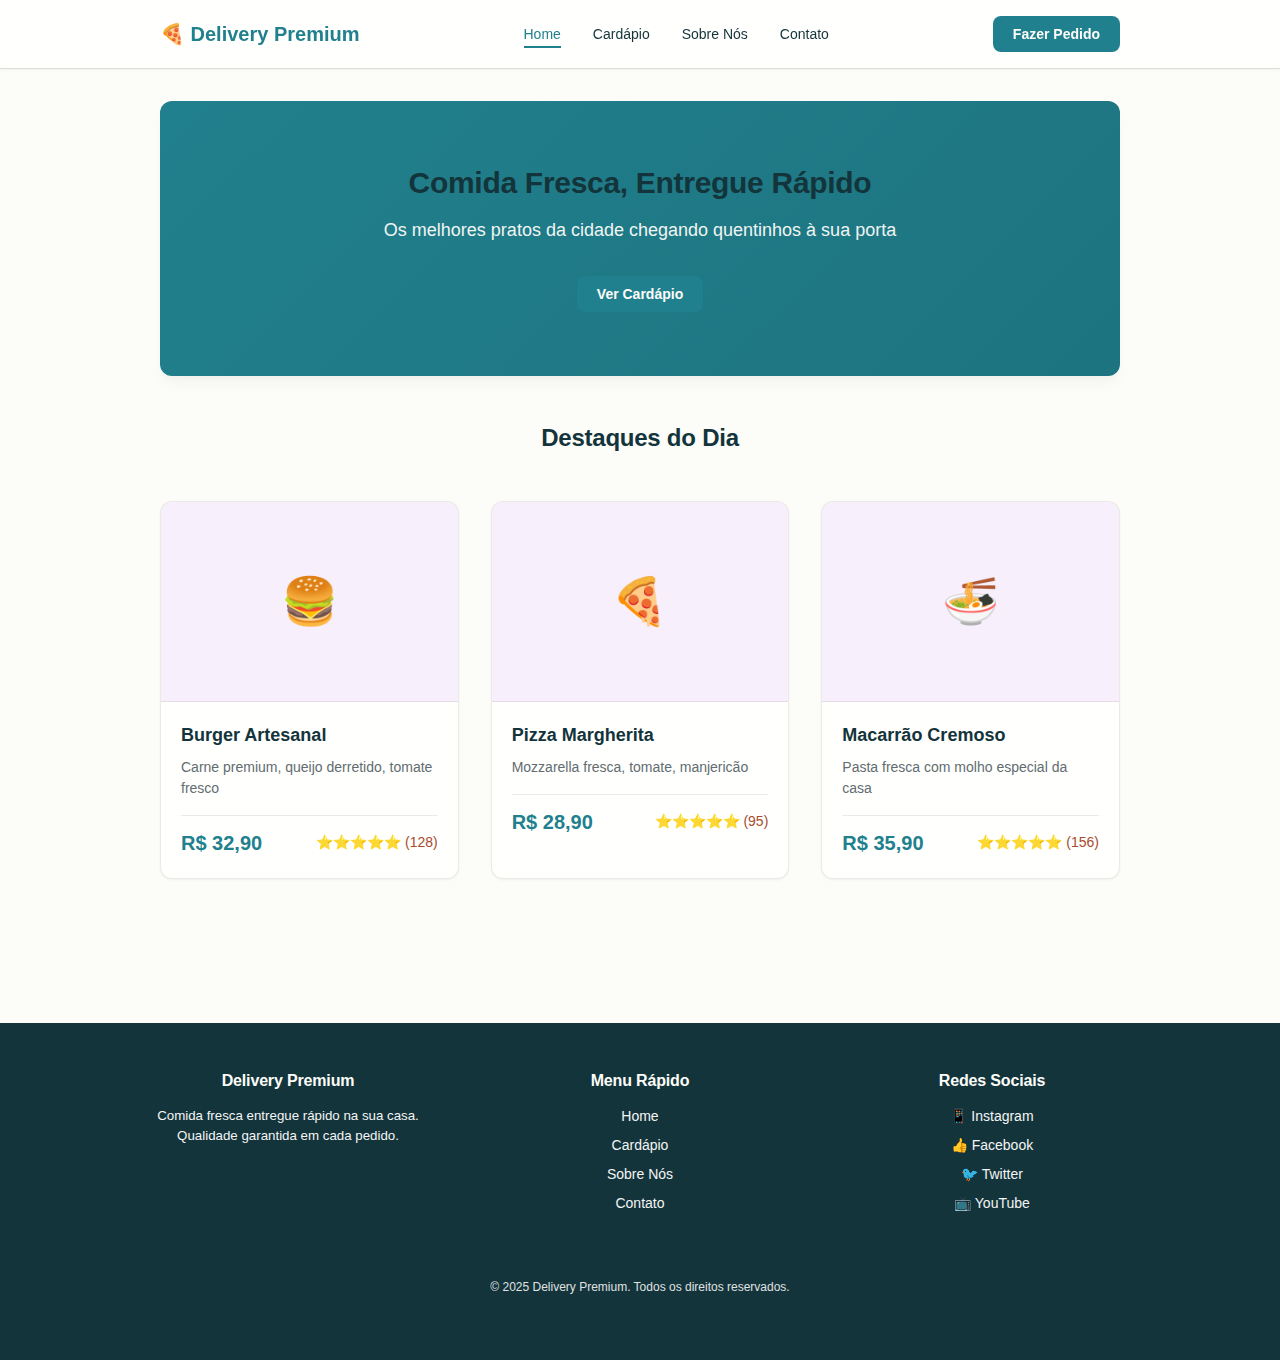
<file: index.html>
<!DOCTYPE html>
<html lang="pt-BR">
<head>
    <!-- Google Tag Manager -->
    <script>(function(w,d,s,l,i){w[l]=w[l]||[];w[l].push({'gtm.start':
    new Date().getTime(),event:'gtm.js'});var f=d.getElementsByTagName(s)[0],
    j=d.createElement(s),dl=l!='dataLayer'?'&l='+l:'';j.async=true;j.src=
    'https://www.googletagmanager.com/gtm.js?id='+i+dl;f.parentNode.insertBefore(j,f);
    })(window,document,'script','dataLayer','GTM-NQJN62BZ');</script>
    <!-- End Google Tag Manager -->
    <meta charset="UTF-8">
    <meta name="viewport" content="width=device-width, initial-scale=1.0">
    <title>Delivery Premium - Comida Fresca Entregue em Casa</title>
    <link rel="stylesheet" href="styles.css">
</head>
<body>

    <!-- Google Tag Manager (noscript) -->
    <noscript><iframe src="https://www.googletagmanager.com/ns.html?id=GTM-NQJN62BZ"
    height="0" width="0" style="display:none;visibility:hidden"></iframe></noscript>
    <!-- End Google Tag Manager (noscript) -->

    <!-- HEADER -->
    <header>
        <nav>
            <a href="index.html" class="logo">🍕 Delivery Premium</a>
            <ul class="nav-menu">
                <li><a href="index.html" class="nav-link active">Home</a></li>
                <li><a href="cardapio.html" class="nav-link">Cardápio</a></li>
                <li><a href="sobre.html" class="nav-link">Sobre Nós</a></li>
                <li><a href="contato.html" class="nav-link">Contato</a></li>
            </ul>
            <button class="cta-button" onclick="window.location.href='cardapio.html'">Fazer Pedido</button>
        </nav>
    </header>

    <!-- MAIN CONTENT -->
    <main>
        <!-- HOME SECTION -->
        <section id="home" class="active">
            <div class="hero">
                <h1>Comida Fresca, Entregue Rápido</h1>
                <p>Os melhores pratos da cidade chegando quentinhos à sua porta</p>
                <button class="cta-button" onclick="window.location.href='cardapio.html'">Ver Cardápio</button>
            </div>

            <h2 style="text-align: center; margin: 3rem 0 2rem 0;">Destaques do Dia</h2>
            <div class="featured-dishes">
                <div class="dish-card">
                    <div class="dish-image">🍔</div>
                    <div class="dish-info">
                        <div class="dish-name">Burger Artesanal</div>
                        <div class="dish-description">Carne premium, queijo derretido, tomate fresco</div>
                        <div class="dish-footer">
                            <span class="price">R$ 32,90</span>
                            <div class="rating">⭐⭐⭐⭐⭐ (128)</div>
                        </div>
                    </div>
                </div>

                <div class="dish-card">
                    <div class="dish-image">🍕</div>
                    <div class="dish-info">
                        <div class="dish-name">Pizza Margherita</div>
                        <div class="dish-description">Mozzarella fresca, tomate, manjericão</div>
                        <div class="dish-footer">
                            <span class="price">R$ 28,90</span>
                            <div class="rating">⭐⭐⭐⭐⭐ (95)</div>
                        </div>
                    </div>
                </div>

                <div class="dish-card">
                    <div class="dish-image">🍜</div>
                    <div class="dish-info">
                        <div class="dish-name">Macarrão Cremoso</div>
                        <div class="dish-description">Pasta fresca com molho especial da casa</div>
                        <div class="dish-footer">
                            <span class="price">R$ 35,90</span>
                            <div class="rating">⭐⭐⭐⭐⭐ (156)</div>
                        </div>
                    </div>
                </div>
            </div>
        </section>
    </main>

    <!-- FOOTER -->
    <footer>
        <div class="footer-content">
            <div class="footer-section">
                <h4>Delivery Premium</h4>
                <p style="font-size: 0.95rem;">Comida fresca entregue rápido na sua casa. Qualidade garantida em cada pedido.</p>
            </div>
            <div class="footer-section">
                <h4>Menu Rápido</h4>
                <ul>
                    <li><a href="index.html">Home</a></li>
                    <li><a href="cardapio.html">Cardápio</a></li>
                    <li><a href="sobre.html">Sobre Nós</a></li>
                    <li><a href="contato.html">Contato</a></li>
                </ul>
            </div>
            <div class="footer-section">
                <h4>Redes Sociais</h4>
                <ul>
                    <li><a href="#">📱 Instagram</a></li>
                    <li><a href="#">👍 Facebook</a></li>
                    <li><a href="#">🐦 Twitter</a></li>
                    <li><a href="#">📺 YouTube</a></li>
                </ul>
            </div>
        </div>
        <div class="footer-bottom">
            <p>&copy; 2025 Delivery Premium. Todos os direitos reservados.</p>
        </div>
    </footer>
</body>
</html>
</file>
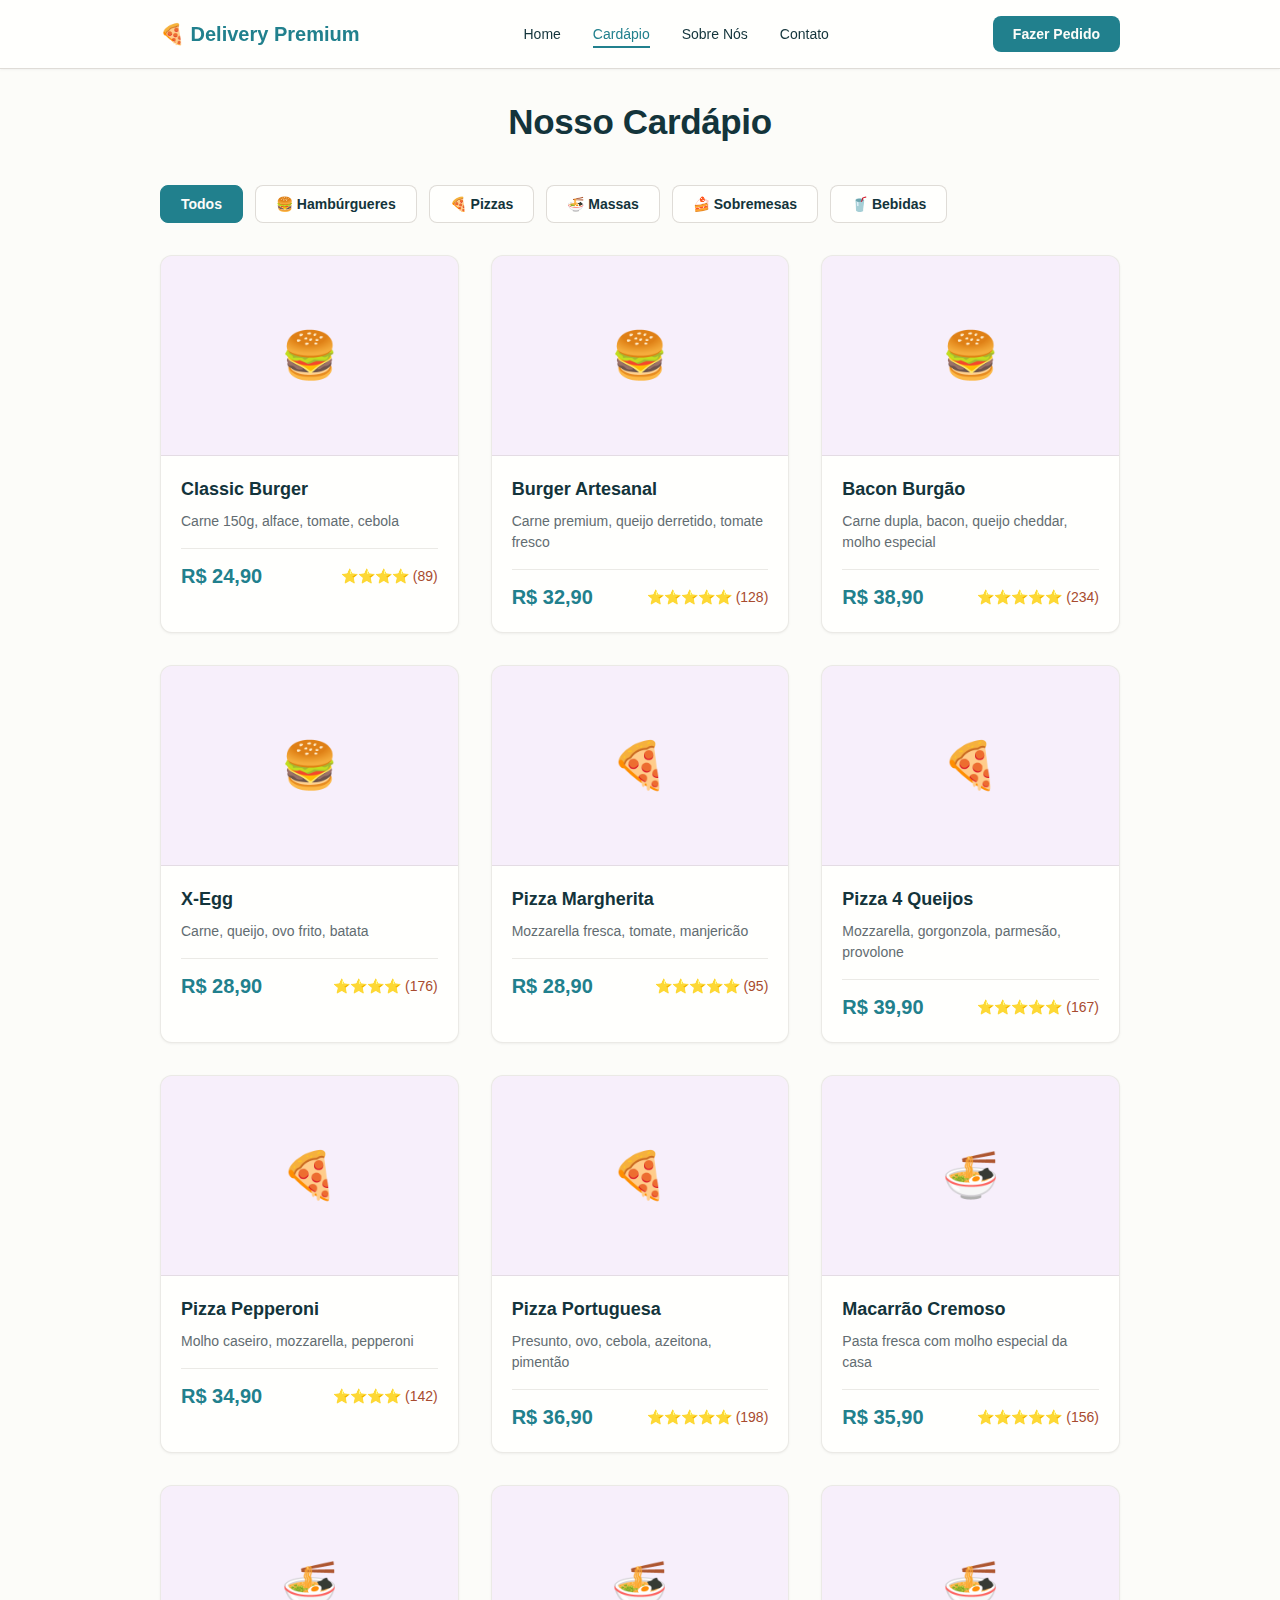
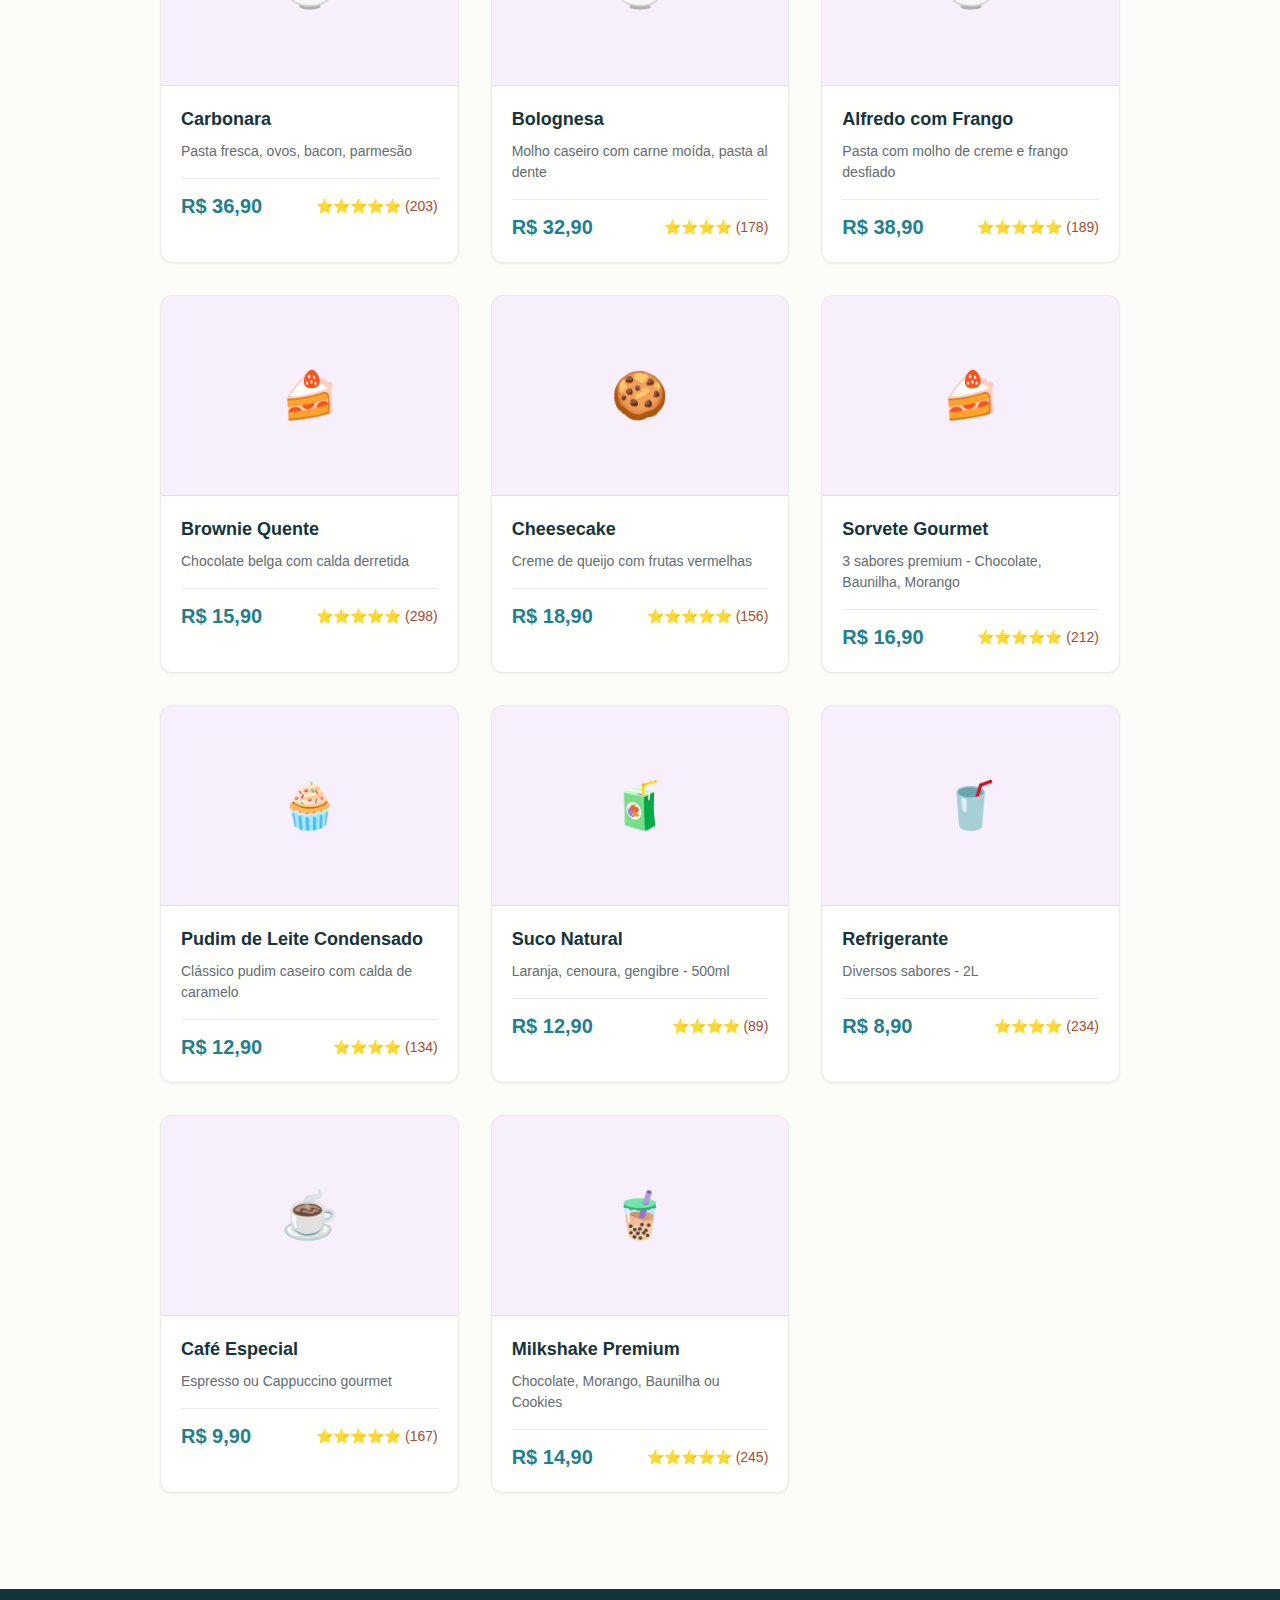
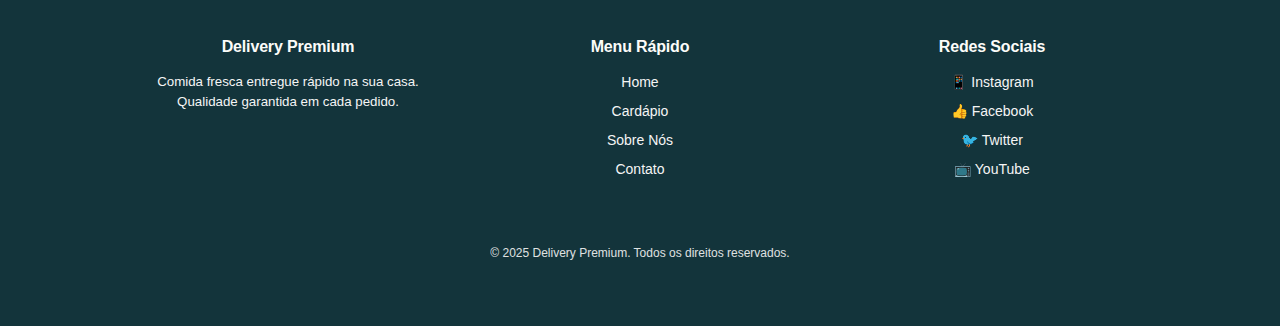
<file: cardapio.html>
<!DOCTYPE html>
<html lang="pt-BR">
<head>
    <!-- Google Tag Manager -->
    <script>(function(w,d,s,l,i){w[l]=w[l]||[];w[l].push({'gtm.start':
    new Date().getTime(),event:'gtm.js'});var f=d.getElementsByTagName(s)[0],
    j=d.createElement(s),dl=l!='dataLayer'?'&l='+l:'';j.async=true;j.src=
    'https://www.googletagmanager.com/gtm.js?id='+i+dl;f.parentNode.insertBefore(j,f);
    })(window,document,'script','dataLayer','GTM-NQJN62BZ');</script>
    <!-- End Google Tag Manager -->
    <meta charset="UTF-8">
    <meta name="viewport" content="width=device-width, initial-scale=1.0">
    <title>Cardápio - Delivery Premium</title>
    <link rel="stylesheet" href="styles.css">
</head>
<body>

    <!-- Google Tag Manager (noscript) -->
    <noscript><iframe src="https://www.googletagmanager.com/ns.html?id=GTM-NQJN62BZ"
    height="0" width="0" style="display:none;visibility:hidden"></iframe></noscript>
    <!-- End Google Tag Manager (noscript) -->

    <!-- HEADER -->
    <header>
        <nav>
            <a href="index.html" class="logo">🍕 Delivery Premium</a>
            <ul class="nav-menu">
                <li><a href="index.html" class="nav-link">Home</a></li>
                <li><a href="cardapio.html" class="nav-link active">Cardápio</a></li>
                <li><a href="sobre.html" class="nav-link">Sobre Nós</a></li>
                <li><a href="contato.html" class="nav-link">Contato</a></li>
            </ul>
            <button class="cta-button" onclick="scrollToFilters()">Fazer Pedido</button>
        </nav>
    </header>

    <!-- MAIN CONTENT -->
    <main>
        <!-- MENU SECTION -->
        <section id="menu">
            <h2 style="text-align: center; margin-bottom: 3rem; font-size: 2.5rem;">Nosso Cardápio</h2>
            
            <div class="menu-filters" id="filters">
                <button class="filter-btn active" onclick="filterMenu('all')">Todos</button>
                <button class="filter-btn" onclick="filterMenu('burgers')">🍔 Hambúrgueres</button>
                <button class="filter-btn" onclick="filterMenu('pizzas')">🍕 Pizzas</button>
                <button class="filter-btn" onclick="filterMenu('pasta')">🍜 Massas</button>
                <button class="filter-btn" onclick="filterMenu('desserts')">🍰 Sobremesas</button>
                <button class="filter-btn" onclick="filterMenu('drinks')">🥤 Bebidas</button>
            </div>

            <div class="menu-grid">
                <!-- BURGERS -->
                <div class="dish-card" data-category="burgers">
                    <div class="dish-image">🍔</div>
                    <div class="dish-info">
                        <div class="dish-name">Classic Burger</div>
                        <div class="dish-description">Carne 150g, alface, tomate, cebola</div>
                        <div class="dish-footer">
                            <span class="price">R$ 24,90</span>
                            <div class="rating">⭐⭐⭐⭐ (89)</div>
                        </div>
                    </div>
                </div>

                <div class="dish-card" data-category="burgers">
                    <div class="dish-image">🍔</div>
                    <div class="dish-info">
                        <div class="dish-name">Burger Artesanal</div>
                        <div class="dish-description">Carne premium, queijo derretido, tomate fresco</div>
                        <div class="dish-footer">
                            <span class="price">R$ 32,90</span>
                            <div class="rating">⭐⭐⭐⭐⭐ (128)</div>
                        </div>
                    </div>
                </div>

                <div class="dish-card" data-category="burgers">
                    <div class="dish-image">🍔</div>
                    <div class="dish-info">
                        <div class="dish-name">Bacon Burgão</div>
                        <div class="dish-description">Carne dupla, bacon, queijo cheddar, molho especial</div>
                        <div class="dish-footer">
                            <span class="price">R$ 38,90</span>
                            <div class="rating">⭐⭐⭐⭐⭐ (234)</div>
                        </div>
                    </div>
                </div>

                <div class="dish-card" data-category="burgers">
                    <div class="dish-image">🍔</div>
                    <div class="dish-info">
                        <div class="dish-name">X-Egg</div>
                        <div class="dish-description">Carne, queijo, ovo frito, batata</div>
                        <div class="dish-footer">
                            <span class="price">R$ 28,90</span>
                            <div class="rating">⭐⭐⭐⭐ (176)</div>
                        </div>
                    </div>
                </div>

                <!-- PIZZAS -->
                <div class="dish-card" data-category="pizzas">
                    <div class="dish-image">🍕</div>
                    <div class="dish-info">
                        <div class="dish-name">Pizza Margherita</div>
                        <div class="dish-description">Mozzarella fresca, tomate, manjericão</div>
                        <div class="dish-footer">
                            <span class="price">R$ 28,90</span>
                            <div class="rating">⭐⭐⭐⭐⭐ (95)</div>
                        </div>
                    </div>
                </div>

                <div class="dish-card" data-category="pizzas">
                    <div class="dish-image">🍕</div>
                    <div class="dish-info">
                        <div class="dish-name">Pizza 4 Queijos</div>
                        <div class="dish-description">Mozzarella, gorgonzola, parmesão, provolone</div>
                        <div class="dish-footer">
                            <span class="price">R$ 39,90</span>
                            <div class="rating">⭐⭐⭐⭐⭐ (167)</div>
                        </div>
                    </div>
                </div>

                <div class="dish-card" data-category="pizzas">
                    <div class="dish-image">🍕</div>
                    <div class="dish-info">
                        <div class="dish-name">Pizza Pepperoni</div>
                        <div class="dish-description">Molho caseiro, mozzarella, pepperoni</div>
                        <div class="dish-footer">
                            <span class="price">R$ 34,90</span>
                            <div class="rating">⭐⭐⭐⭐ (142)</div>
                        </div>
                    </div>
                </div>

                <div class="dish-card" data-category="pizzas">
                    <div class="dish-image">🍕</div>
                    <div class="dish-info">
                        <div class="dish-name">Pizza Portuguesa</div>
                        <div class="dish-description">Presunto, ovo, cebola, azeitona, pimentão</div>
                        <div class="dish-footer">
                            <span class="price">R$ 36,90</span>
                            <div class="rating">⭐⭐⭐⭐⭐ (198)</div>
                        </div>
                    </div>
                </div>

                <!-- PASTA -->
                <div class="dish-card" data-category="pasta">
                    <div class="dish-image">🍜</div>
                    <div class="dish-info">
                        <div class="dish-name">Macarrão Cremoso</div>
                        <div class="dish-description">Pasta fresca com molho especial da casa</div>
                        <div class="dish-footer">
                            <span class="price">R$ 35,90</span>
                            <div class="rating">⭐⭐⭐⭐⭐ (156)</div>
                        </div>
                    </div>
                </div>

                <div class="dish-card" data-category="pasta">
                    <div class="dish-image">🍜</div>
                    <div class="dish-info">
                        <div class="dish-name">Carbonara</div>
                        <div class="dish-description">Pasta fresca, ovos, bacon, parmesão</div>
                        <div class="dish-footer">
                            <span class="price">R$ 36,90</span>
                            <div class="rating">⭐⭐⭐⭐⭐ (203)</div>
                        </div>
                    </div>
                </div>

                <div class="dish-card" data-category="pasta">
                    <div class="dish-image">🍜</div>
                    <div class="dish-info">
                        <div class="dish-name">Bolognesa</div>
                        <div class="dish-description">Molho caseiro com carne moída, pasta al dente</div>
                        <div class="dish-footer">
                            <span class="price">R$ 32,90</span>
                            <div class="rating">⭐⭐⭐⭐ (178)</div>
                        </div>
                    </div>
                </div>

                <div class="dish-card" data-category="pasta">
                    <div class="dish-image">🍜</div>
                    <div class="dish-info">
                        <div class="dish-name">Alfredo com Frango</div>
                        <div class="dish-description">Pasta com molho de creme e frango desfiado</div>
                        <div class="dish-footer">
                            <span class="price">R$ 38,90</span>
                            <div class="rating">⭐⭐⭐⭐⭐ (189)</div>
                        </div>
                    </div>
                </div>

                <!-- DESSERTS -->
                <div class="dish-card" data-category="desserts">
                    <div class="dish-image">🍰</div>
                    <div class="dish-info">
                        <div class="dish-name">Brownie Quente</div>
                        <div class="dish-description">Chocolate belga com calda derretida</div>
                        <div class="dish-footer">
                            <span class="price">R$ 15,90</span>
                            <div class="rating">⭐⭐⭐⭐⭐ (298)</div>
                        </div>
                    </div>
                </div>

                <div class="dish-card" data-category="desserts">
                    <div class="dish-image">🍪</div>
                    <div class="dish-info">
                        <div class="dish-name">Cheesecake</div>
                        <div class="dish-description">Creme de queijo com frutas vermelhas</div>
                        <div class="dish-footer">
                            <span class="price">R$ 18,90</span>
                            <div class="rating">⭐⭐⭐⭐⭐ (156)</div>
                        </div>
                    </div>
                </div>

                <div class="dish-card" data-category="desserts">
                    <div class="dish-image">🍰</div>
                    <div class="dish-info">
                        <div class="dish-name">Sorvete Gourmet</div>
                        <div class="dish-description">3 sabores premium - Chocolate, Baunilha, Morango</div>
                        <div class="dish-footer">
                            <span class="price">R$ 16,90</span>
                            <div class="rating">⭐⭐⭐⭐⭐ (212)</div>
                        </div>
                    </div>
                </div>

                <div class="dish-card" data-category="desserts">
                    <div class="dish-image">🧁</div>
                    <div class="dish-info">
                        <div class="dish-name">Pudim de Leite Condensado</div>
                        <div class="dish-description">Clássico pudim caseiro com calda de caramelo</div>
                        <div class="dish-footer">
                            <span class="price">R$ 12,90</span>
                            <div class="rating">⭐⭐⭐⭐ (134)</div>
                        </div>
                    </div>
                </div>

                <!-- DRINKS -->
                <div class="dish-card" data-category="drinks">
                    <div class="dish-image">🧃</div>
                    <div class="dish-info">
                        <div class="dish-name">Suco Natural</div>
                        <div class="dish-description">Laranja, cenoura, gengibre - 500ml</div>
                        <div class="dish-footer">
                            <span class="price">R$ 12,90</span>
                            <div class="rating">⭐⭐⭐⭐ (89)</div>
                        </div>
                    </div>
                </div>

                <div class="dish-card" data-category="drinks">
                    <div class="dish-image">🥤</div>
                    <div class="dish-info">
                        <div class="dish-name">Refrigerante</div>
                        <div class="dish-description">Diversos sabores - 2L</div>
                        <div class="dish-footer">
                            <span class="price">R$ 8,90</span>
                            <div class="rating">⭐⭐⭐⭐ (234)</div>
                        </div>
                    </div>
                </div>

                <div class="dish-card" data-category="drinks">
                    <div class="dish-image">☕</div>
                    <div class="dish-info">
                        <div class="dish-name">Café Especial</div>
                        <div class="dish-description">Espresso ou Cappuccino gourmet</div>
                        <div class="dish-footer">
                            <span class="price">R$ 9,90</span>
                            <div class="rating">⭐⭐⭐⭐⭐ (167)</div>
                        </div>
                    </div>
                </div>

                <div class="dish-card" data-category="drinks">
                    <div class="dish-image">🧋</div>
                    <div class="dish-info">
                        <div class="dish-name">Milkshake Premium</div>
                        <div class="dish-description">Chocolate, Morango, Baunilha ou Cookies</div>
                        <div class="dish-footer">
                            <span class="price">R$ 14,90</span>
                            <div class="rating">⭐⭐⭐⭐⭐ (245)</div>
                        </div>
                    </div>
                </div>
            </div>
        </section>
    </main>

    <!-- FOOTER -->
    <footer>
        <div class="footer-content">
            <div class="footer-section">
                <h4>Delivery Premium</h4>
                <p style="font-size: 0.95rem;">Comida fresca entregue rápido na sua casa. Qualidade garantida em cada pedido.</p>
            </div>
            <div class="footer-section">
                <h4>Menu Rápido</h4>
                <ul>
                    <li><a href="index.html">Home</a></li>
                    <li><a href="cardapio.html">Cardápio</a></li>
                    <li><a href="sobre.html">Sobre Nós</a></li>
                    <li><a href="contato.html">Contato</a></li>
                </ul>
            </div>
            <div class="footer-section">
                <h4>Redes Sociais</h4>
                <ul>
                    <li><a href="#">📱 Instagram</a></li>
                    <li><a href="#">👍 Facebook</a></li>
                    <li><a href="#">🐦 Twitter</a></li>
                    <li><a href="#">📺 YouTube</a></li>
                </ul>
            </div>
        </div>
        <div class="footer-bottom">
            <p>&copy; 2025 Delivery Premium. Todos os direitos reservados.</p>
        </div>
    </footer>

    <script>
        // Menu filter
        function filterMenu(category) {
            // Update button states
            document.querySelectorAll('.filter-btn').forEach(btn => {
                btn.classList.remove('active');
            });
            event.target.classList.add('active');

            // Filter cards
            document.querySelectorAll('.menu-grid .dish-card').forEach(card => {
                if (category === 'all' || card.dataset.category === category) {
                    card.style.display = 'block';
                    setTimeout(() => {
                        card.style.animation = 'fadeIn 0.5s ease';
                    }, 10);
                } else {
                    card.style.display = 'none';
                }
            });
        }

        // Scroll to filters
        function scrollToFilters() {
            document.getElementById('filters').scrollIntoView({ behavior: 'smooth' });
        }
    </script>
</body>
</html>
</file>
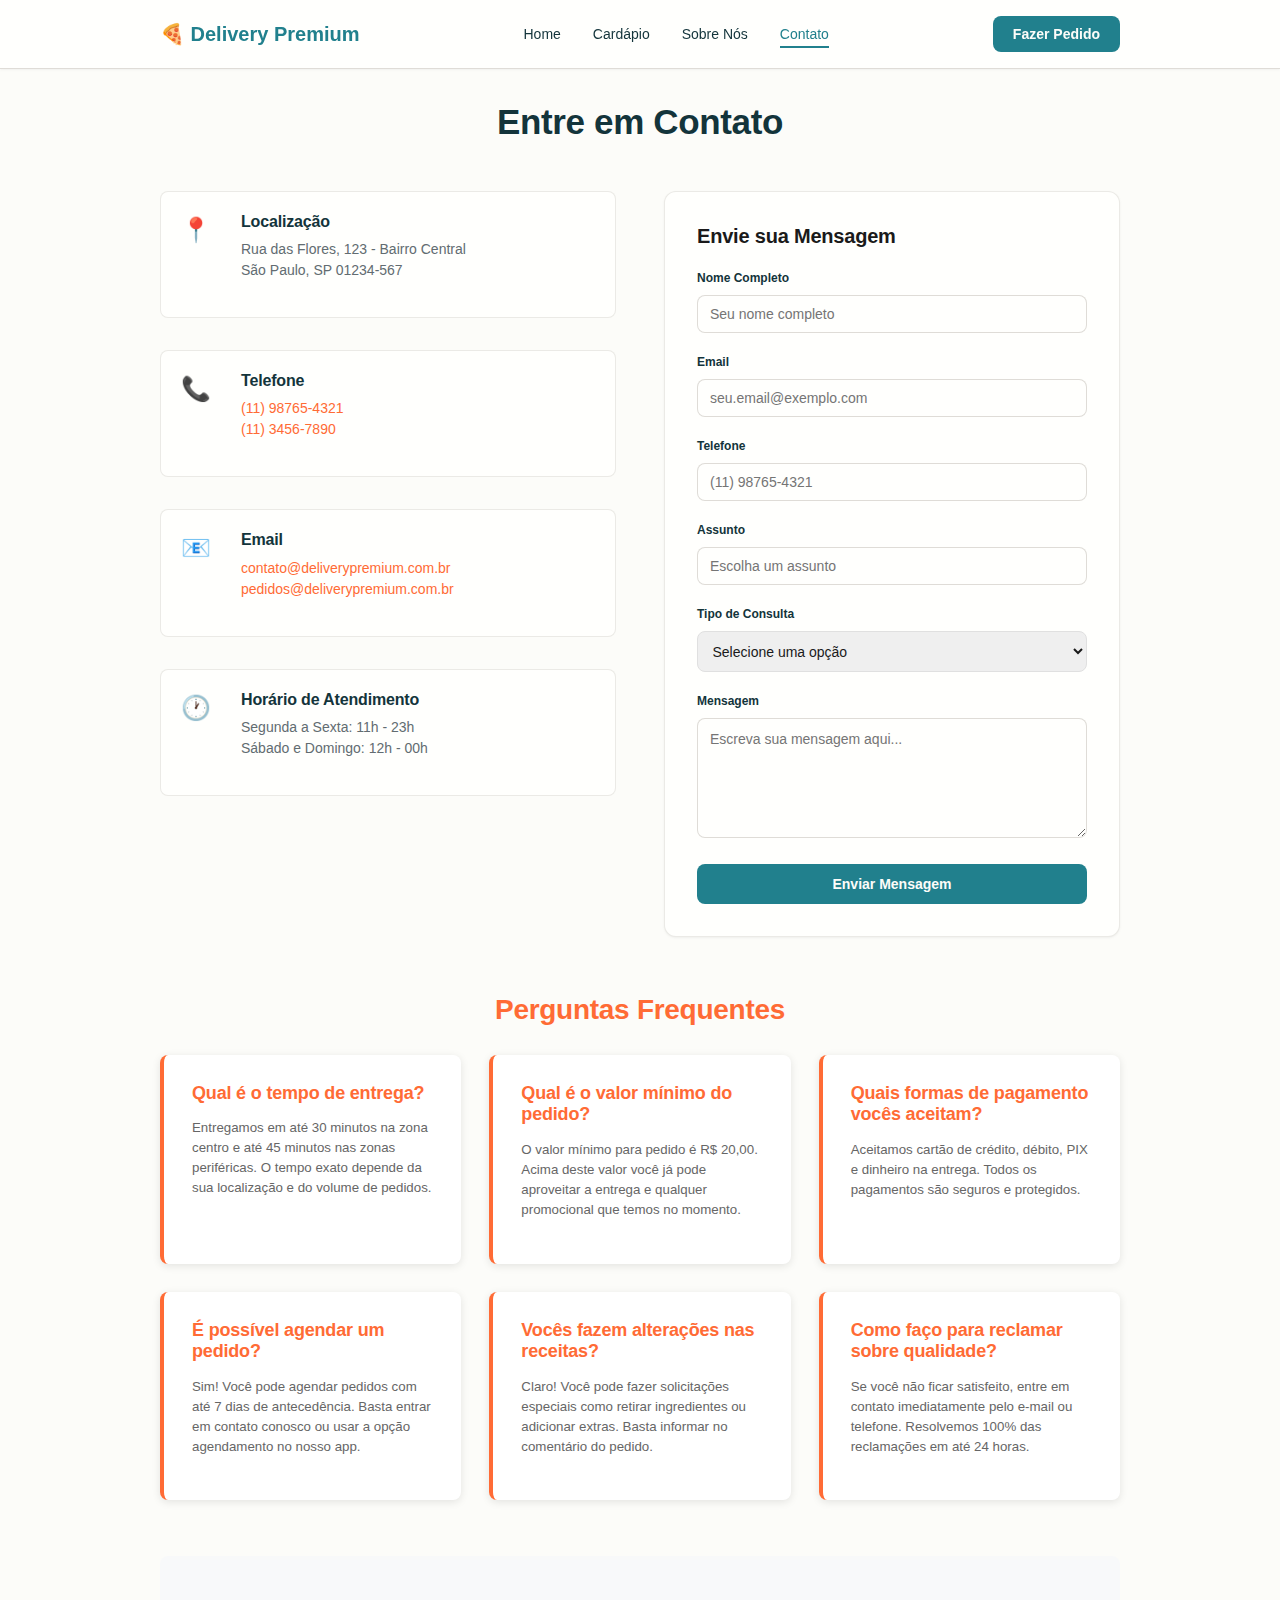
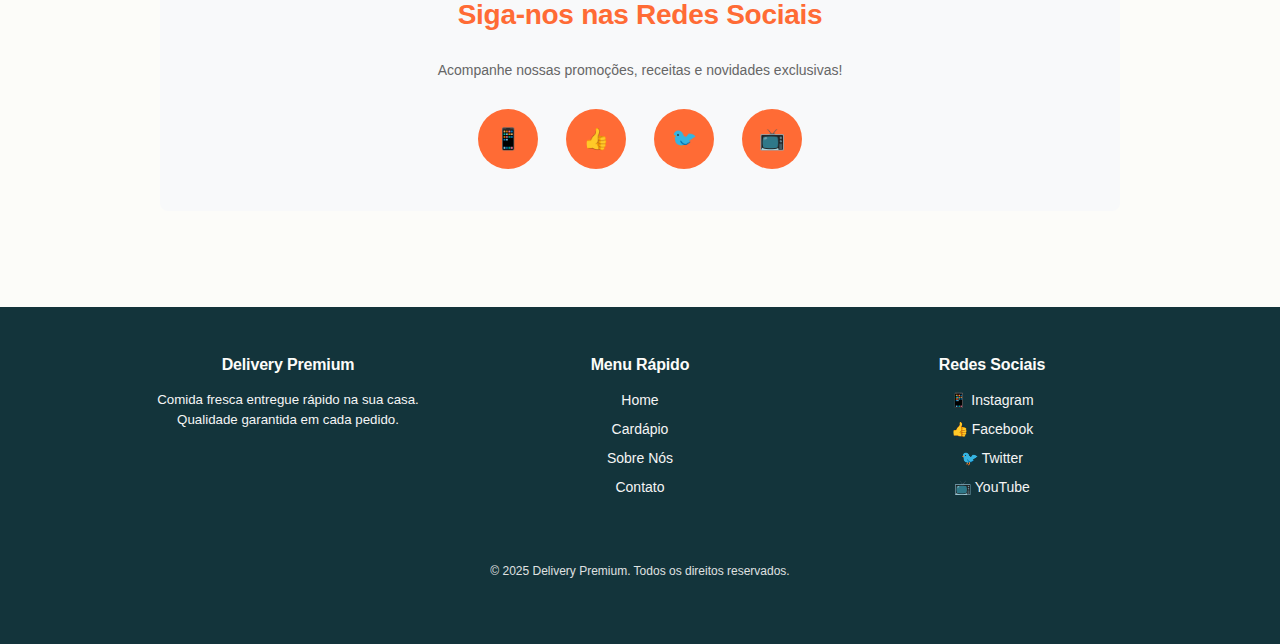
<file: contato.html>
<!DOCTYPE html>
<html lang="pt-BR">
<head>
    <!-- Google Tag Manager -->
    <script>(function(w,d,s,l,i){w[l]=w[l]||[];w[l].push({'gtm.start':
    new Date().getTime(),event:'gtm.js'});var f=d.getElementsByTagName(s)[0],
    j=d.createElement(s),dl=l!='dataLayer'?'&l='+l:'';j.async=true;j.src=
    'https://www.googletagmanager.com/gtm.js?id='+i+dl;f.parentNode.insertBefore(j,f);
    })(window,document,'script','dataLayer','GTM-NQJN62BZ');</script>
    <!-- End Google Tag Manager -->
    <meta charset="UTF-8">
    <meta name="viewport" content="width=device-width, initial-scale=1.0">
    <title>Contato - Delivery Premium</title>
    <link rel="stylesheet" href="styles.css">
</head>
<body>

    <!-- Google Tag Manager (noscript) -->
    <noscript><iframe src="https://www.googletagmanager.com/ns.html?id=GTM-NQJN62BZ"
    height="0" width="0" style="display:none;visibility:hidden"></iframe></noscript>
    <!-- End Google Tag Manager (noscript) -->

    <!-- HEADER -->
    <header>
        <nav>
            <a href="index.html" class="logo">🍕 Delivery Premium</a>
            <ul class="nav-menu">
                <li><a href="index.html" class="nav-link">Home</a></li>
                <li><a href="cardapio.html" class="nav-link">Cardápio</a></li>
                <li><a href="sobre.html" class="nav-link">Sobre Nós</a></li>
                <li><a href="contato.html" class="nav-link active">Contato</a></li>
            </ul>
            <button class="cta-button" onclick="window.location.href='cardapio.html'">Fazer Pedido</button>
        </nav>
    </header>

    <!-- MAIN CONTENT -->
    <main>
        <!-- CONTACT SECTION -->
        <section id="contact">
            <h2 style="text-align: center; margin-bottom: 3rem; font-size: 2.5rem;">Entre em Contato</h2>
            
            <div class="contact-container">
                <div class="contact-info">
                    <div class="contact-item">
                        <div class="contact-icon">📍</div>
                        <div>
                            <h3>Localização</h3>
                            <p>Rua das Flores, 123 - Bairro Central<br>São Paulo, SP 01234-567</p>
                        </div>
                    </div>

                    <div class="contact-item">
                        <div class="contact-icon">📞</div>
                        <div>
                            <h3>Telefone</h3>
                            <p><a href="tel:+5511987654321" style="color: #FF6B35; text-decoration: none;">(11) 98765-4321</a><br>
                            <a href="tel:+551134567890" style="color: #FF6B35; text-decoration: none;">(11) 3456-7890</a></p>
                        </div>
                    </div>

                    <div class="contact-item">
                        <div class="contact-icon">📧</div>
                        <div>
                            <h3>Email</h3>
                            <p><a href="mailto:contato@deliverypremium.com.br" style="color: #FF6B35; text-decoration: none;">contato@deliverypremium.com.br</a><br>
                            <a href="mailto:pedidos@deliverypremium.com.br" style="color: #FF6B35; text-decoration: none;">pedidos@deliverypremium.com.br</a></p>
                        </div>
                    </div>

                    <div class="contact-item">
                        <div class="contact-icon">🕐</div>
                        <div>
                            <h3>Horário de Atendimento</h3>
                            <p>Segunda a Sexta: 11h - 23h<br>Sábado e Domingo: 12h - 00h</p>
                        </div>
                    </div>
                </div>

                <div class="contact-form">
                    <h3 style="margin-bottom: 1.5rem; color: #1A1A1A;">Envie sua Mensagem</h3>
                    <form id="contactForm">
                        <div class="form-group">
                            <label for="name">Nome Completo</label>
                            <input type="text" id="name" name="name" placeholder="Seu nome completo" required>
                        </div>

                        <div class="form-group">
                            <label for="email">Email</label>
                            <input type="email" id="email" name="email" placeholder="seu.email@exemplo.com" required>
                        </div>

                        <div class="form-group">
                            <label for="phone">Telefone</label>
                            <input type="tel" id="phone" name="phone" placeholder="(11) 98765-4321">
                        </div>

                        <div class="form-group">
                            <label for="subject">Assunto</label>
                            <input type="text" id="subject" name="subject" placeholder="Escolha um assunto" required>
                        </div>

                        <div class="form-group">
                            <label for="subject-type">Tipo de Consulta</label>
                            <select id="subject-type" name="subject-type" style="width: 100%; padding: 0.75rem; border: 1px solid #E0E0E0; border-radius: 8px; font-family: inherit; font-size: 1rem; color: #1A1A1A;">
                                <option value="">Selecione uma opção</option>
                                <option value="pedido">Dúvida sobre Pedido</option>
                                <option value="delivery">Reclamação sobre Entrega</option>
                                <option value="produto">Qualidade do Produto</option>
                                <option value="sugestao">Sugestão de Melhoria</option>
                                <option value="parceria">Proposta de Parceria</option>
                                <option value="outro">Outro</option>
                            </select>
                        </div>

                        <div class="form-group">
                            <label for="message">Mensagem</label>
                            <textarea id="message" name="message" placeholder="Escreva sua mensagem aqui..." required></textarea>
                        </div>

                        <button type="submit" class="submit-btn">Enviar Mensagem</button>
                        <div class="success-message" id="successMessage">✓ Mensagem enviada com sucesso! Responderemos em breve.</div>
                    </form>
                </div>
            </div>

            <!-- FAQ SECTION -->
            <div style="margin-top: 4rem;">
                <h3 style="font-size: 2rem; margin-bottom: 2rem; text-align: center; color: #FF6B35;">Perguntas Frequentes</h3>
                <div style="display: grid; grid-template-columns: repeat(auto-fit, minmax(300px, 1fr)); gap: 2rem;">
                    <div style="background-color: white; padding: 2rem; border-radius: 8px; border-left: 4px solid #FF6B35; box-shadow: 0 2px 8px rgba(0, 0, 0, 0.1);">
                        <h4 style="color: #FF6B35; margin-bottom: 1rem;">Qual é o tempo de entrega?</h4>
                        <p style="color: #666666; font-size: 0.95rem;">Entregamos em até 30 minutos na zona centro e até 45 minutos nas zonas periféricas. O tempo exato depende da sua localização e do volume de pedidos.</p>
                    </div>

                    <div style="background-color: white; padding: 2rem; border-radius: 8px; border-left: 4px solid #FF6B35; box-shadow: 0 2px 8px rgba(0, 0, 0, 0.1);">
                        <h4 style="color: #FF6B35; margin-bottom: 1rem;">Qual é o valor mínimo do pedido?</h4>
                        <p style="color: #666666; font-size: 0.95rem;">O valor mínimo para pedido é R$ 20,00. Acima deste valor você já pode aproveitar a entrega e qualquer promocional que temos no momento.</p>
                    </div>

                    <div style="background-color: white; padding: 2rem; border-radius: 8px; border-left: 4px solid #FF6B35; box-shadow: 0 2px 8px rgba(0, 0, 0, 0.1);">
                        <h4 style="color: #FF6B35; margin-bottom: 1rem;">Quais formas de pagamento vocês aceitam?</h4>
                        <p style="color: #666666; font-size: 0.95rem;">Aceitamos cartão de crédito, débito, PIX e dinheiro na entrega. Todos os pagamentos são seguros e protegidos.</p>
                    </div>

                    <div style="background-color: white; padding: 2rem; border-radius: 8px; border-left: 4px solid #FF6B35; box-shadow: 0 2px 8px rgba(0, 0, 0, 0.1);">
                        <h4 style="color: #FF6B35; margin-bottom: 1rem;">É possível agendar um pedido?</h4>
                        <p style="color: #666666; font-size: 0.95rem;">Sim! Você pode agendar pedidos com até 7 dias de antecedência. Basta entrar em contato conosco ou usar a opção agendamento no nosso app.</p>
                    </div>

                    <div style="background-color: white; padding: 2rem; border-radius: 8px; border-left: 4px solid #FF6B35; box-shadow: 0 2px 8px rgba(0, 0, 0, 0.1);">
                        <h4 style="color: #FF6B35; margin-bottom: 1rem;">Vocês fazem alterações nas receitas?</h4>
                        <p style="color: #666666; font-size: 0.95rem;">Claro! Você pode fazer solicitações especiais como retirar ingredientes ou adicionar extras. Basta informar no comentário do pedido.</p>
                    </div>

                    <div style="background-color: white; padding: 2rem; border-radius: 8px; border-left: 4px solid #FF6B35; box-shadow: 0 2px 8px rgba(0, 0, 0, 0.1);">
                        <h4 style="color: #FF6B35; margin-bottom: 1rem;">Como faço para reclamar sobre qualidade?</h4>
                        <p style="color: #666666; font-size: 0.95rem;">Se você não ficar satisfeito, entre em contato imediatamente pelo e-mail ou telefone. Resolvemos 100% das reclamações em até 24 horas.</p>
                    </div>
                </div>
            </div>

            <!-- SOCIAL MEDIA SECTION -->
            <div style="margin-top: 4rem; background-color: #F8F9FA; padding: 3rem 2rem; border-radius: 8px; text-align: center;">
                <h3 style="font-size: 2rem; margin-bottom: 2rem; color: #FF6B35;">Siga-nos nas Redes Sociais</h3>
                <p style="color: #666666; margin-bottom: 2rem; font-size: 1rem;">Acompanhe nossas promoções, receitas e novidades exclusivas!</p>
                <div style="display: flex; justify-content: center; gap: 2rem; flex-wrap: wrap;">
                    <a href="#" style="display: inline-flex; align-items: center; justify-content: center; width: 60px; height: 60px; background-color: #FF6B35; color: white; border-radius: 50%; font-size: 1.5rem; text-decoration: none; transition: all 0.3s ease;">📱</a>
                    <a href="#" style="display: inline-flex; align-items: center; justify-content: center; width: 60px; height: 60px; background-color: #FF6B35; color: white; border-radius: 50%; font-size: 1.5rem; text-decoration: none; transition: all 0.3s ease;">👍</a>
                    <a href="#" style="display: inline-flex; align-items: center; justify-content: center; width: 60px; height: 60px; background-color: #FF6B35; color: white; border-radius: 50%; font-size: 1.5rem; text-decoration: none; transition: all 0.3s ease;">🐦</a>
                    <a href="#" style="display: inline-flex; align-items: center; justify-content: center; width: 60px; height: 60px; background-color: #FF6B35; color: white; border-radius: 50%; font-size: 1.5rem; text-decoration: none; transition: all 0.3s ease;">📺</a>
                </div>
            </div>
        </section>
    </main>

    <!-- FOOTER -->
    <footer>
        <div class="footer-content">
            <div class="footer-section">
                <h4>Delivery Premium</h4>
                <p style="font-size: 0.95rem;">Comida fresca entregue rápido na sua casa. Qualidade garantida em cada pedido.</p>
            </div>
            <div class="footer-section">
                <h4>Menu Rápido</h4>
                <ul>
                    <li><a href="index.html">Home</a></li>
                    <li><a href="cardapio.html">Cardápio</a></li>
                    <li><a href="sobre.html">Sobre Nós</a></li>
                    <li><a href="contato.html">Contato</a></li>
                </ul>
            </div>
            <div class="footer-section">
                <h4>Redes Sociais</h4>
                <ul>
                    <li><a href="#">📱 Instagram</a></li>
                    <li><a href="#">👍 Facebook</a></li>
                    <li><a href="#">🐦 Twitter</a></li>
                    <li><a href="#">📺 YouTube</a></li>
                </ul>
            </div>
        </div>
        <div class="footer-bottom">
            <p>&copy; 2025 Delivery Premium. Todos os direitos reservados.</p>
        </div>
    </footer>

    <script>
        // Contact form
        document.getElementById('contactForm').addEventListener('submit', (e) => {
            e.preventDefault();
            
            // Get form data
            const formData = {
                name: document.getElementById('name').value,
                email: document.getElementById('email').value,
                phone: document.getElementById('phone').value,
                subject: document.getElementById('subject').value,
                subjectType: document.getElementById('subject-type').value,
                message: document.getElementById('message').value
            };

            // Log form data (in a real app, this would be sent to a server)
            console.log('Formulário enviado:', formData);

            // Show success message
            const successMsg = document.getElementById('successMessage');
            successMsg.classList.add('show');

            // Reset form
            document.getElementById('contactForm').reset();

            // Hide message after 5 seconds
            setTimeout(() => {
                successMsg.classList.remove('show');
            }, 5000);
        });
    </script>
</body>
</html>
</file>
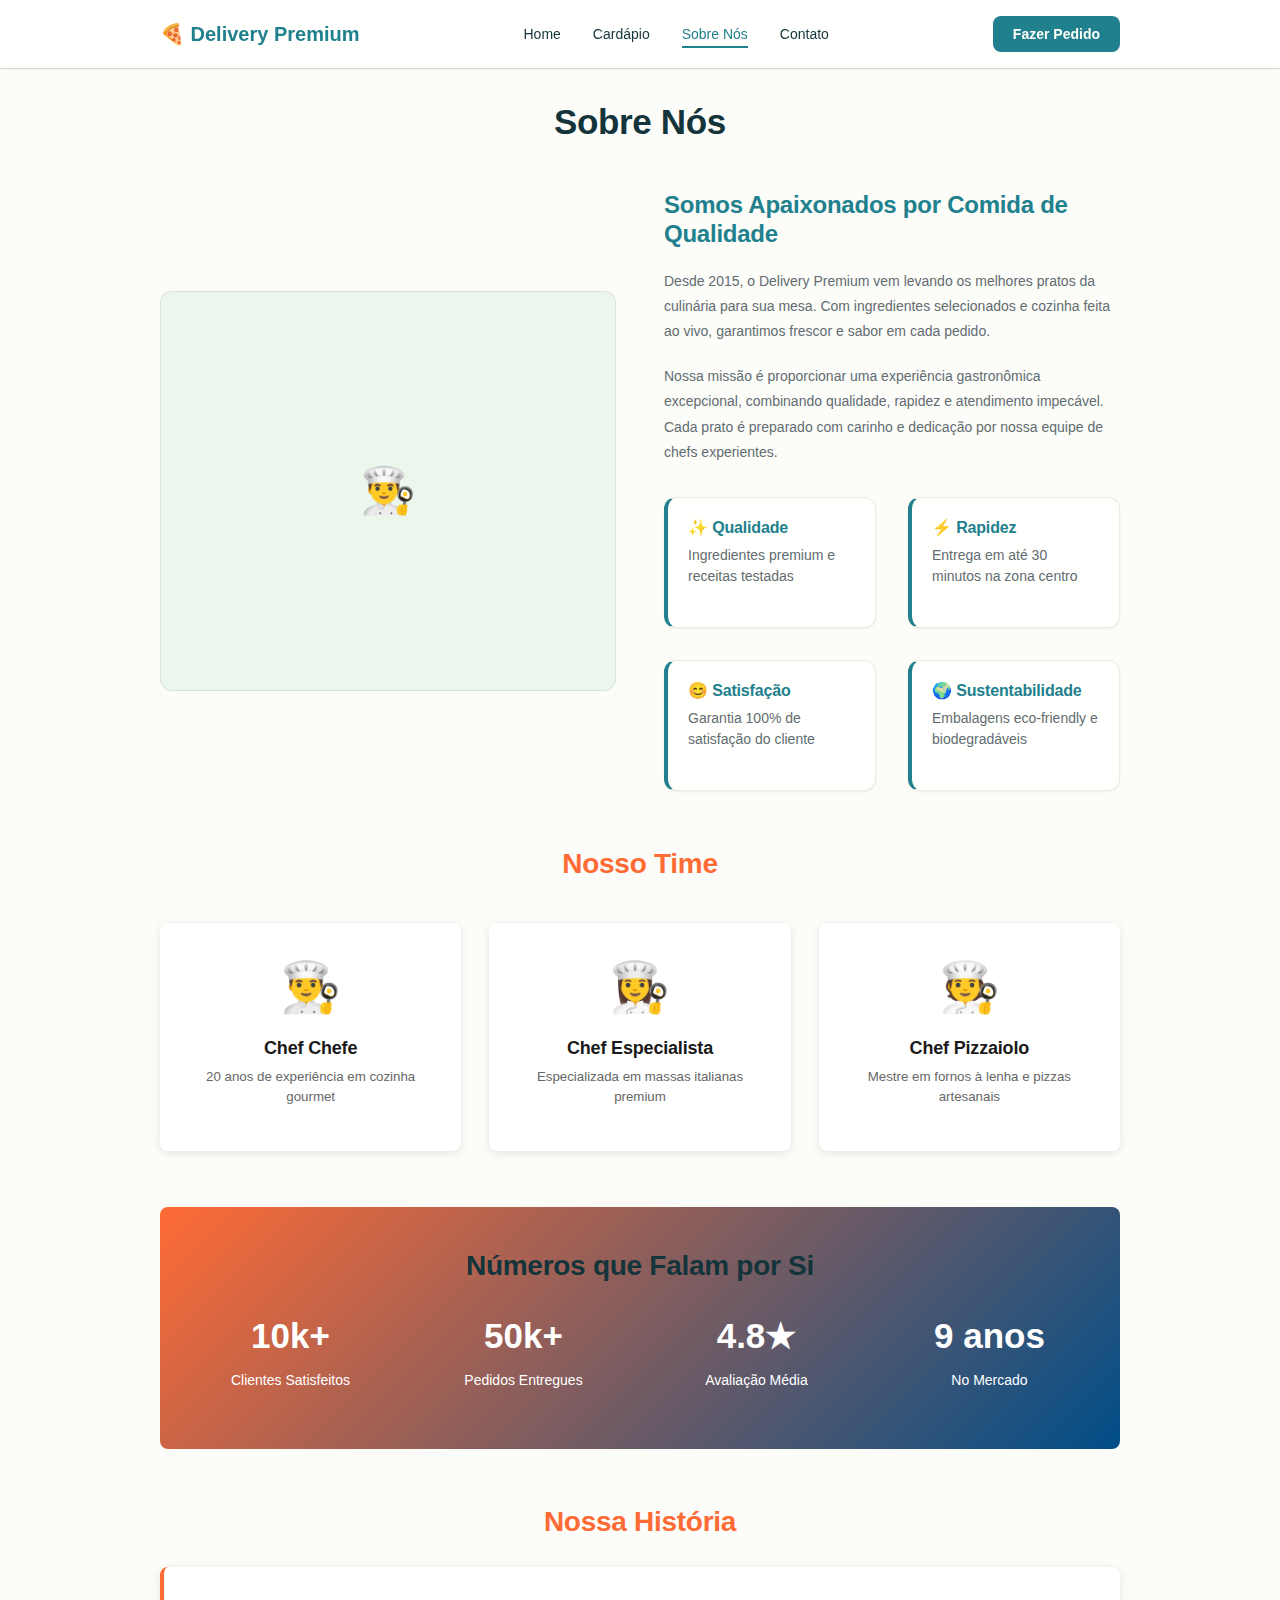
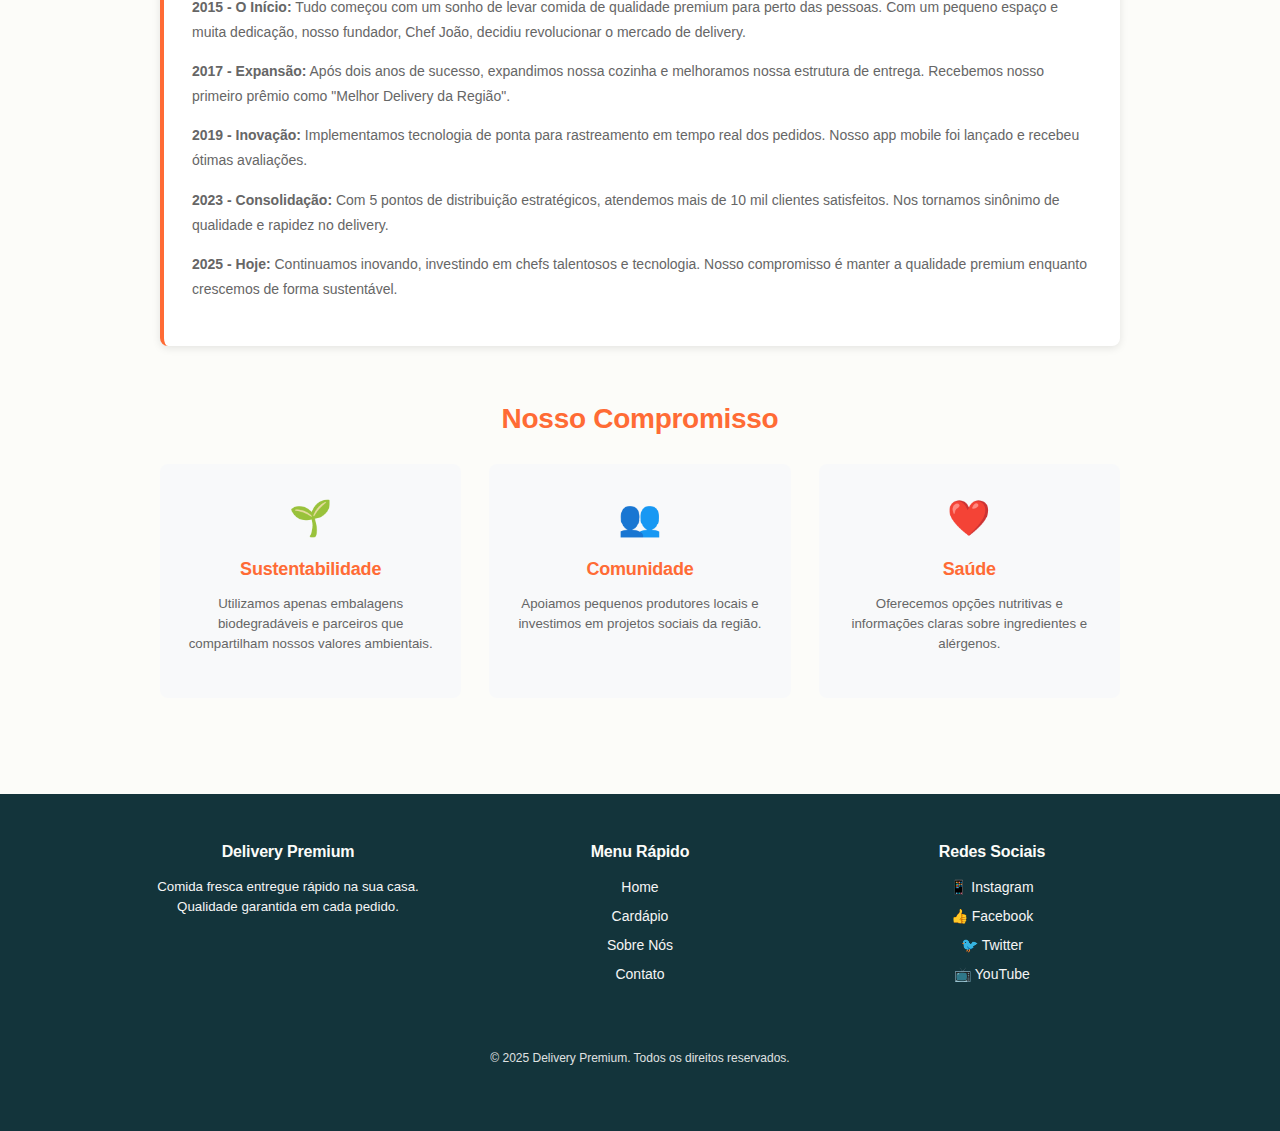
<file: sobre.html>
<!DOCTYPE html>
<html lang="pt-BR">
<head>
    <!-- Google Tag Manager -->
    <script>(function(w,d,s,l,i){w[l]=w[l]||[];w[l].push({'gtm.start':
    new Date().getTime(),event:'gtm.js'});var f=d.getElementsByTagName(s)[0],
    j=d.createElement(s),dl=l!='dataLayer'?'&l='+l:'';j.async=true;j.src=
    'https://www.googletagmanager.com/gtm.js?id='+i+dl;f.parentNode.insertBefore(j,f);
    })(window,document,'script','dataLayer','GTM-NQJN62BZ');</script>
    <!-- End Google Tag Manager -->
    <meta charset="UTF-8">
    <meta name="viewport" content="width=device-width, initial-scale=1.0">
    <title>Sobre Nós - Delivery Premium</title>
    <link rel="stylesheet" href="styles.css">
</head>
<body>

    <!-- Google Tag Manager (noscript) -->
    <noscript><iframe src="https://www.googletagmanager.com/ns.html?id=GTM-NQJN62BZ"
    height="0" width="0" style="display:none;visibility:hidden"></iframe></noscript>
    <!-- End Google Tag Manager (noscript) -->

    <!-- HEADER -->
    <header>
        <nav>
            <a href="index.html" class="logo">🍕 Delivery Premium</a>
            <ul class="nav-menu">
                <li><a href="index.html" class="nav-link">Home</a></li>
                <li><a href="cardapio.html" class="nav-link">Cardápio</a></li>
                <li><a href="sobre.html" class="nav-link active">Sobre Nós</a></li>
                <li><a href="contato.html" class="nav-link">Contato</a></li>
            </ul>
            <button class="cta-button" onclick="window.location.href='cardapio.html'">Fazer Pedido</button>
        </nav>
    </header>

    <!-- MAIN CONTENT -->
    <main>
        <!-- ABOUT SECTION -->
        <section id="about">
            <h2 style="text-align: center; margin-bottom: 3rem; font-size: 2.5rem;">Sobre Nós</h2>
            
            <div class="about-container">
                <div class="about-image">👨‍🍳</div>
                <div class="about-content">
                    <h2>Somos Apaixonados por Comida de Qualidade</h2>
                    <p>
                        Desde 2015, o Delivery Premium vem levando os melhores pratos da culinária para sua mesa. 
                        Com ingredientes selecionados e cozinha feita ao vivo, garantimos frescor e sabor em cada pedido.
                    </p>
                    <p>
                        Nossa missão é proporcionar uma experiência gastronômica excepcional, combinando qualidade, 
                        rapidez e atendimento impecável. Cada prato é preparado com carinho e dedicação por nossa equipe de chefs experientes.
                    </p>

                    <div class="values">
                        <div class="value-item">
                            <h3>✨ Qualidade</h3>
                            <p>Ingredientes premium e receitas testadas</p>
                        </div>
                        <div class="value-item">
                            <h3>⚡ Rapidez</h3>
                            <p>Entrega em até 30 minutos na zona centro</p>
                        </div>
                        <div class="value-item">
                            <h3>😊 Satisfação</h3>
                            <p>Garantia 100% de satisfação do cliente</p>
                        </div>
                        <div class="value-item">
                            <h3>🌍 Sustentabilidade</h3>
                            <p>Embalagens eco-friendly e biodegradáveis</p>
                        </div>
                    </div>
                </div>
            </div>

            <!-- TEAM SECTION -->
            <div style="margin-top: 4rem; text-align: center;">
                <h3 style="font-size: 2rem; margin-bottom: 3rem; color: #FF6B35;">Nosso Time</h3>
                <div style="display: grid; grid-template-columns: repeat(auto-fit, minmax(200px, 1fr)); gap: 2rem;">
                    <div style="background-color: white; padding: 2rem; border-radius: 8px; box-shadow: 0 2px 8px rgba(0, 0, 0, 0.1);">
                        <div style="font-size: 3.5rem; margin-bottom: 1rem;">👨‍🍳</div>
                        <h4 style="margin-bottom: 0.5rem; color: #1A1A1A;">Chef Chefe</h4>
                        <p style="color: #666666; font-size: 0.95rem;">20 anos de experiência em cozinha gourmet</p>
                    </div>
                    <div style="background-color: white; padding: 2rem; border-radius: 8px; box-shadow: 0 2px 8px rgba(0, 0, 0, 0.1);">
                        <div style="font-size: 3.5rem; margin-bottom: 1rem;">👩‍🍳</div>
                        <h4 style="margin-bottom: 0.5rem; color: #1A1A1A;">Chef Especialista</h4>
                        <p style="color: #666666; font-size: 0.95rem;">Especializada em massas italianas premium</p>
                    </div>
                    <div style="background-color: white; padding: 2rem; border-radius: 8px; box-shadow: 0 2px 8px rgba(0, 0, 0, 0.1);">
                        <div style="font-size: 3.5rem; margin-bottom: 1rem;">🧑‍🍳</div>
                        <h4 style="margin-bottom: 0.5rem; color: #1A1A1A;">Chef Pizzaiolo</h4>
                        <p style="color: #666666; font-size: 0.95rem;">Mestre em fornos à lenha e pizzas artesanais</p>
                    </div>
                </div>
            </div>

            <!-- STATS SECTION -->
            <div style="margin-top: 4rem; background: linear-gradient(135deg, #FF6B35 0%, #004E89 100%); color: white; padding: 3rem 2rem; border-radius: 8px; text-align: center;">
                <h3 style="font-size: 2rem; margin-bottom: 2rem;">Números que Falam por Si</h3>
                <div style="display: grid; grid-template-columns: repeat(auto-fit, minmax(150px, 1fr)); gap: 2rem;">
                    <div>
                        <div style="font-size: 2.5rem; font-weight: bold; margin-bottom: 0.5rem;">10k+</div>
                        <p style="font-size: 1rem;">Clientes Satisfeitos</p>
                    </div>
                    <div>
                        <div style="font-size: 2.5rem; font-weight: bold; margin-bottom: 0.5rem;">50k+</div>
                        <p style="font-size: 1rem;">Pedidos Entregues</p>
                    </div>
                    <div>
                        <div style="font-size: 2.5rem; font-weight: bold; margin-bottom: 0.5rem;">4.8★</div>
                        <p style="font-size: 1rem;">Avaliação Média</p>
                    </div>
                    <div>
                        <div style="font-size: 2.5rem; font-weight: bold; margin-bottom: 0.5rem;">9 anos</div>
                        <p style="font-size: 1rem;">No Mercado</p>
                    </div>
                </div>
            </div>

            <!-- HISTORY SECTION -->
            <div style="margin-top: 4rem;">
                <h3 style="font-size: 2rem; margin-bottom: 2rem; text-align: center; color: #FF6B35;">Nossa História</h3>
                <div style="background-color: white; padding: 2rem; border-radius: 8px; border-left: 4px solid #FF6B35; box-shadow: 0 2px 8px rgba(0, 0, 0, 0.1);">
                    <p style="color: #666666; font-size: 1rem; line-height: 1.8; margin-bottom: 1rem;">
                        <strong>2015 - O Início:</strong> Tudo começou com um sonho de levar comida de qualidade premium para perto das pessoas. 
                        Com um pequeno espaço e muita dedicação, nosso fundador, Chef João, decidiu revolucionar o mercado de delivery.
                    </p>
                    <p style="color: #666666; font-size: 1rem; line-height: 1.8; margin-bottom: 1rem;">
                        <strong>2017 - Expansão:</strong> Após dois anos de sucesso, expandimos nossa cozinha e melhoramos nossa estrutura de entrega. 
                        Recebemos nosso primeiro prêmio como "Melhor Delivery da Região".
                    </p>
                    <p style="color: #666666; font-size: 1rem; line-height: 1.8; margin-bottom: 1rem;">
                        <strong>2019 - Inovação:</strong> Implementamos tecnologia de ponta para rastreamento em tempo real dos pedidos. 
                        Nosso app mobile foi lançado e recebeu ótimas avaliações.
                    </p>
                    <p style="color: #666666; font-size: 1rem; line-height: 1.8; margin-bottom: 1rem;">
                        <strong>2023 - Consolidação:</strong> Com 5 pontos de distribuição estratégicos, atendemos mais de 10 mil clientes satisfeitos. 
                        Nos tornamos sinônimo de qualidade e rapidez no delivery.
                    </p>
                    <p style="color: #666666; font-size: 1rem; line-height: 1.8;">
                        <strong>2025 - Hoje:</strong> Continuamos inovando, investindo em chefs talentosos e tecnologia. 
                        Nosso compromisso é manter a qualidade premium enquanto crescemos de forma sustentável.
                    </p>
                </div>
            </div>

            <!-- COMMITMENT SECTION -->
            <div style="margin-top: 4rem; text-align: center;">
                <h3 style="font-size: 2rem; margin-bottom: 2rem; color: #FF6B35;">Nosso Compromisso</h3>
                <div style="display: grid; grid-template-columns: repeat(auto-fit, minmax(250px, 1fr)); gap: 2rem;">
                    <div style="background-color: #F8F9FA; padding: 2rem; border-radius: 8px;">
                        <div style="font-size: 2.5rem; margin-bottom: 1rem;">🌱</div>
                        <h4 style="color: #FF6B35; margin-bottom: 1rem;">Sustentabilidade</h4>
                        <p style="color: #666666; font-size: 0.95rem;">Utilizamos apenas embalagens biodegradáveis e parceiros que compartilham nossos valores ambientais.</p>
                    </div>
                    <div style="background-color: #F8F9FA; padding: 2rem; border-radius: 8px;">
                        <div style="font-size: 2.5rem; margin-bottom: 1rem;">👥</div>
                        <h4 style="color: #FF6B35; margin-bottom: 1rem;">Comunidade</h4>
                        <p style="color: #666666; font-size: 0.95rem;">Apoiamos pequenos produtores locais e investimos em projetos sociais da região.</p>
                    </div>
                    <div style="background-color: #F8F9FA; padding: 2rem; border-radius: 8px;">
                        <div style="font-size: 2.5rem; margin-bottom: 1rem;">❤️</div>
                        <h4 style="color: #FF6B35; margin-bottom: 1rem;">Saúde</h4>
                        <p style="color: #666666; font-size: 0.95rem;">Oferecemos opções nutritivas e informações claras sobre ingredientes e alérgenos.</p>
                    </div>
                </div>
            </div>
        </section>
    </main>

    <!-- FOOTER -->
    <footer>
        <div class="footer-content">
            <div class="footer-section">
                <h4>Delivery Premium</h4>
                <p style="font-size: 0.95rem;">Comida fresca entregue rápido na sua casa. Qualidade garantida em cada pedido.</p>
            </div>
            <div class="footer-section">
                <h4>Menu Rápido</h4>
                <ul>
                    <li><a href="index.html">Home</a></li>
                    <li><a href="cardapio.html">Cardápio</a></li>
                    <li><a href="sobre.html">Sobre Nós</a></li>
                    <li><a href="contato.html">Contato</a></li>
                </ul>
            </div>
            <div class="footer-section">
                <h4>Redes Sociais</h4>
                <ul>
                    <li><a href="#">📱 Instagram</a></li>
                    <li><a href="#">👍 Facebook</a></li>
                    <li><a href="#">🐦 Twitter</a></li>
                    <li><a href="#">📺 YouTube</a></li>
                </ul>
            </div>
        </div>
        <div class="footer-bottom">
            <p>&copy; 2025 Delivery Premium. Todos os direitos reservados.</p>
        </div>
    </footer>
</body>
</html>
</file>
<file: styles.css>
:root {
  /* Primitive Color Tokens */
  --color-white: rgba(255, 255, 255, 1);
  --color-black: rgba(0, 0, 0, 1);
  --color-cream-50: rgba(252, 252, 249, 1);
  --color-cream-100: rgba(255, 255, 253, 1);
  --color-gray-200: rgba(245, 245, 245, 1);
  --color-gray-300: rgba(167, 169, 169, 1);
  --color-gray-400: rgba(119, 124, 124, 1);
  --color-slate-500: rgba(98, 108, 113, 1);
  --color-brown-600: rgba(94, 82, 64, 1);
  --color-charcoal-700: rgba(31, 33, 33, 1);
  --color-charcoal-800: rgba(38, 40, 40, 1);
  --color-slate-900: rgba(19, 52, 59, 1);
  --color-teal-300: rgba(50, 184, 198, 1);
  --color-teal-400: rgba(45, 166, 178, 1);
  --color-teal-500: rgba(33, 128, 141, 1);
  --color-teal-600: rgba(29, 116, 128, 1);
  --color-teal-700: rgba(26, 104, 115, 1);
  --color-teal-800: rgba(41, 150, 161, 1);
  --color-red-400: rgba(255, 84, 89, 1);
  --color-red-500: rgba(192, 21, 47, 1);
  --color-orange-400: rgba(230, 129, 97, 1);
  --color-orange-500: rgba(168, 75, 47, 1);

  /* RGB versions for opacity control */
  --color-brown-600-rgb: 94, 82, 64;
  --color-teal-500-rgb: 33, 128, 141;
  --color-slate-900-rgb: 19, 52, 59;
  --color-slate-500-rgb: 98, 108, 113;
  --color-red-500-rgb: 192, 21, 47;
  --color-red-400-rgb: 255, 84, 89;
  --color-orange-500-rgb: 168, 75, 47;
  --color-orange-400-rgb: 230, 129, 97;

  /* Background color tokens (Light Mode) */
  --color-bg-1: rgba(59, 130, 246, 0.08); /* Light blue */
  --color-bg-2: rgba(245, 158, 11, 0.08); /* Light yellow */
  --color-bg-3: rgba(34, 197, 94, 0.08); /* Light green */
  --color-bg-4: rgba(239, 68, 68, 0.08); /* Light red */
  --color-bg-5: rgba(147, 51, 234, 0.08); /* Light purple */
  --color-bg-6: rgba(249, 115, 22, 0.08); /* Light orange */
  --color-bg-7: rgba(236, 72, 153, 0.08); /* Light pink */
  --color-bg-8: rgba(6, 182, 212, 0.08); /* Light cyan */

  /* Semantic Color Tokens (Light Mode) */
  --color-background: var(--color-cream-50);
  --color-surface: var(--color-cream-100);
  --color-text: var(--color-slate-900);
  --color-text-secondary: var(--color-slate-500);
  --color-primary: var(--color-teal-500);
  --color-primary-hover: var(--color-teal-600);
  --color-primary-active: var(--color-teal-700);
  --color-secondary: rgba(var(--color-brown-600-rgb), 0.12);
  --color-secondary-hover: rgba(var(--color-brown-600-rgb), 0.2);
  --color-secondary-active: rgba(var(--color-brown-600-rgb), 0.25);
  --color-border: rgba(var(--color-brown-600-rgb), 0.2);
  --color-btn-primary-text: var(--color-cream-50);
  --color-card-border: rgba(var(--color-brown-600-rgb), 0.12);
  --color-card-border-inner: rgba(var(--color-brown-600-rgb), 0.12);
  --color-error: var(--color-red-500);
  --color-success: var(--color-teal-500);
  --color-warning: var(--color-orange-500);
  --color-info: var(--color-slate-500);
  --color-focus-ring: rgba(var(--color-teal-500-rgb), 0.4);
  --color-select-caret: rgba(var(--color-slate-900-rgb), 0.8);

  /* Common style patterns */
  --focus-ring: 0 0 0 3px var(--color-focus-ring);
  --focus-outline: 2px solid var(--color-primary);
  --status-bg-opacity: 0.15;
  --status-border-opacity: 0.25;
  --select-caret-light: url("data:image/svg+xml,%3Csvg xmlns='http://www.w3.org/2000/svg' width='16' height='16' viewBox='0 0 24 24' fill='none' stroke='%23134252' stroke-width='2' stroke-linecap='round' stroke-linejoin='round'%3E%3Cpolyline points='6 9 12 15 18 9'%3E%3C/polyline%3E%3C/svg%3E");
  --select-caret-dark: url("data:image/svg+xml,%3Csvg xmlns='http://www.w3.org/2000/svg' width='16' height='16' viewBox='0 0 24 24' fill='none' stroke='%23f5f5f5' stroke-width='2' stroke-linecap='round' stroke-linejoin='round'%3E%3Cpolyline points='6 9 12 15 18 9'%3E%3C/polyline%3E%3C/svg%3E");

  /* RGB versions for opacity control */
  --color-success-rgb: 33, 128, 141;
  --color-error-rgb: 192, 21, 47;
  --color-warning-rgb: 168, 75, 47;
  --color-info-rgb: 98, 108, 113;

  /* Typography */
  --font-family-base: "FKGroteskNeue", "Geist", "Inter", -apple-system,
    BlinkMacSystemFont, "Segoe UI", Roboto, sans-serif;
  --font-family-mono: "Berkeley Mono", ui-monospace, SFMono-Regular, Menlo,
    Monaco, Consolas, monospace;
  --font-size-xs: 11px;
  --font-size-sm: 12px;
  --font-size-base: 14px;
  --font-size-md: 14px;
  --font-size-lg: 16px;
  --font-size-xl: 18px;
  --font-size-2xl: 20px;
  --font-size-3xl: 24px;
  --font-size-4xl: 30px;
  --font-weight-normal: 400;
  --font-weight-medium: 500;
  --font-weight-semibold: 550;
  --font-weight-bold: 600;
  --line-height-tight: 1.2;
  --line-height-normal: 1.5;
  --letter-spacing-tight: -0.01em;

  /* Spacing */
  --space-0: 0;
  --space-1: 1px;
  --space-2: 2px;
  --space-4: 4px;
  --space-6: 6px;
  --space-8: 8px;
  --space-10: 10px;
  --space-12: 12px;
  --space-16: 16px;
  --space-20: 20px;
  --space-24: 24px;
  --space-32: 32px;

  /* Border Radius */
  --radius-sm: 6px;
  --radius-base: 8px;
  --radius-md: 10px;
  --radius-lg: 12px;
  --radius-full: 9999px;

  /* Shadows */
  --shadow-xs: 0 1px 2px rgba(0, 0, 0, 0.02);
  --shadow-sm: 0 1px 3px rgba(0, 0, 0, 0.04), 0 1px 2px rgba(0, 0, 0, 0.02);
  --shadow-md: 0 4px 6px -1px rgba(0, 0, 0, 0.04),
    0 2px 4px -1px rgba(0, 0, 0, 0.02);
  --shadow-lg: 0 10px 15px -3px rgba(0, 0, 0, 0.04),
    0 4px 6px -2px rgba(0, 0, 0, 0.02);
  --shadow-inset-sm: inset 0 1px 0 rgba(255, 255, 255, 0.15),
    inset 0 -1px 0 rgba(0, 0, 0, 0.03);

  /* Animation */
  --duration-fast: 150ms;
  --duration-normal: 250ms;
  --ease-standard: cubic-bezier(0.16, 1, 0.3, 1);

  /* Layout */
  --container-sm: 640px;
  --container-md: 768px;
  --container-lg: 1024px;
  --container-xl: 1280px;
}

/* Dark mode colors */
@media (prefers-color-scheme: dark) {
  :root {
    /* RGB versions for opacity control (Dark Mode) */
    --color-gray-400-rgb: 119, 124, 124;
    --color-teal-300-rgb: 50, 184, 198;
    --color-gray-300-rgb: 167, 169, 169;
    --color-gray-200-rgb: 245, 245, 245;

    /* Background color tokens (Dark Mode) */
    --color-bg-1: rgba(29, 78, 216, 0.15); /* Dark blue */
    --color-bg-2: rgba(180, 83, 9, 0.15); /* Dark yellow */
    --color-bg-3: rgba(21, 128, 61, 0.15); /* Dark green */
    --color-bg-4: rgba(185, 28, 28, 0.15); /* Dark red */
    --color-bg-5: rgba(107, 33, 168, 0.15); /* Dark purple */
    --color-bg-6: rgba(194, 65, 12, 0.15); /* Dark orange */
    --color-bg-7: rgba(190, 24, 93, 0.15); /* Dark pink */
    --color-bg-8: rgba(8, 145, 178, 0.15); /* Dark cyan */

    /* Semantic Color Tokens (Dark Mode) */
    --color-background: var(--color-charcoal-700);
    --color-surface: var(--color-charcoal-800);
    --color-text: var(--color-gray-200);
    --color-text-secondary: rgba(var(--color-gray-300-rgb), 0.7);
    --color-primary: var(--color-teal-300);
    --color-primary-hover: var(--color-teal-400);
    --color-primary-active: var(--color-teal-800);
    --color-secondary: rgba(var(--color-gray-400-rgb), 0.15);
    --color-secondary-hover: rgba(var(--color-gray-400-rgb), 0.25);
    --color-secondary-active: rgba(var(--color-gray-400-rgb), 0.3);
    --color-border: rgba(var(--color-gray-400-rgb), 0.3);
    --color-error: var(--color-red-400);
    --color-success: var(--color-teal-300);
    --color-warning: var(--color-orange-400);
    --color-info: var(--color-gray-300);
    --color-focus-ring: rgba(var(--color-teal-300-rgb), 0.4);
    --color-btn-primary-text: var(--color-slate-900);
    --color-card-border: rgba(var(--color-gray-400-rgb), 0.2);
    --color-card-border-inner: rgba(var(--color-gray-400-rgb), 0.15);
    --shadow-inset-sm: inset 0 1px 0 rgba(255, 255, 255, 0.1),
      inset 0 -1px 0 rgba(0, 0, 0, 0.15);
    --button-border-secondary: rgba(var(--color-gray-400-rgb), 0.2);
    --color-border-secondary: rgba(var(--color-gray-400-rgb), 0.2);
    --color-select-caret: rgba(var(--color-gray-200-rgb), 0.8);

    /* Common style patterns - updated for dark mode */
    --focus-ring: 0 0 0 3px var(--color-focus-ring);
    --focus-outline: 2px solid var(--color-primary);
    --status-bg-opacity: 0.15;
    --status-border-opacity: 0.25;
    --select-caret-light: url("data:image/svg+xml,%3Csvg xmlns='http://www.w3.org/2000/svg' width='16' height='16' viewBox='0 0 24 24' fill='none' stroke='%23134252' stroke-width='2' stroke-linecap='round' stroke-linejoin='round'%3E%3Cpolyline points='6 9 12 15 18 9'%3E%3C/polyline%3E%3C/svg%3E");
    --select-caret-dark: url("data:image/svg+xml,%3Csvg xmlns='http://www.w3.org/2000/svg' width='16' height='16' viewBox='0 0 24 24' fill='none' stroke='%23f5f5f5' stroke-width='2' stroke-linecap='round' stroke-linejoin='round'%3E%3Cpolyline points='6 9 12 15 18 9'%3E%3C/polyline%3E%3C/svg%3E");

    /* RGB versions for dark mode */
    --color-success-rgb: var(--color-teal-300-rgb);
    --color-error-rgb: var(--color-red-400-rgb);
    --color-warning-rgb: var(--color-orange-400-rgb);
    --color-info-rgb: var(--color-gray-300-rgb);
  }
}

/* Data attribute for manual theme switching */
[data-color-scheme="dark"] {
  /* RGB versions for opacity control (dark mode) */
  --color-gray-400-rgb: 119, 124, 124;
  --color-teal-300-rgb: 50, 184, 198;
  --color-gray-300-rgb: 167, 169, 169;
  --color-gray-200-rgb: 245, 245, 245;

  /* Colorful background palette - Dark Mode */
  --color-bg-1: rgba(29, 78, 216, 0.15); /* Dark blue */
  --color-bg-2: rgba(180, 83, 9, 0.15); /* Dark yellow */
  --color-bg-3: rgba(21, 128, 61, 0.15); /* Dark green */
  --color-bg-4: rgba(185, 28, 28, 0.15); /* Dark red */
  --color-bg-5: rgba(107, 33, 168, 0.15); /* Dark purple */
  --color-bg-6: rgba(194, 65, 12, 0.15); /* Dark orange */
  --color-bg-7: rgba(190, 24, 93, 0.15); /* Dark pink */
  --color-bg-8: rgba(8, 145, 178, 0.15); /* Dark cyan */

  /* Semantic Color Tokens (Dark Mode) */
  --color-background: var(--color-charcoal-700);
  --color-surface: var(--color-charcoal-800);
  --color-text: var(--color-gray-200);
  --color-text-secondary: rgba(var(--color-gray-300-rgb), 0.7);
  --color-primary: var(--color-teal-300);
  --color-primary-hover: var(--color-teal-400);
  --color-primary-active: var(--color-teal-800);
  --color-secondary: rgba(var(--color-gray-400-rgb), 0.15);
  --color-secondary-hover: rgba(var(--color-gray-400-rgb), 0.25);
  --color-secondary-active: rgba(var(--color-gray-400-rgb), 0.3);
  --color-border: rgba(var(--color-gray-400-rgb), 0.3);
  --color-error: var(--color-red-400);
  --color-success: var(--color-teal-300);
  --color-warning: var(--color-orange-400);
  --color-info: var(--color-gray-300);
  --color-focus-ring: rgba(var(--color-teal-300-rgb), 0.4);
  --color-btn-primary-text: var(--color-slate-900);
  --color-card-border: rgba(var(--color-gray-400-rgb), 0.15);
  --color-card-border-inner: rgba(var(--color-gray-400-rgb), 0.15);
  --shadow-inset-sm: inset 0 1px 0 rgba(255, 255, 255, 0.1),
    inset 0 -1px 0 rgba(0, 0, 0, 0.15);
  --color-border-secondary: rgba(var(--color-gray-400-rgb), 0.2);
  --color-select-caret: rgba(var(--color-gray-200-rgb), 0.8);

  /* Common style patterns - updated for dark mode */
  --focus-ring: 0 0 0 3px var(--color-focus-ring);
  --focus-outline: 2px solid var(--color-primary);
  --status-bg-opacity: 0.15;
  --status-border-opacity: 0.25;
  --select-caret-light: url("data:image/svg+xml,%3Csvg xmlns='http://www.w3.org/2000/svg' width='16' height='16' viewBox='0 0 24 24' fill='none' stroke='%23134252' stroke-width='2' stroke-linecap='round' stroke-linejoin='round'%3E%3Cpolyline points='6 9 12 15 18 9'%3E%3C/polyline%3E%3C/svg%3E");
  --select-caret-dark: url("data:image/svg+xml,%3Csvg xmlns='http://www.w3.org/2000/svg' width='16' height='16' viewBox='0 0 24 24' fill='none' stroke='%23f5f5f5' stroke-width='2' stroke-linecap='round' stroke-linejoin='round'%3E%3Cpolyline points='6 9 12 15 18 9'%3E%3C/polyline%3E%3C/svg%3E");

  /* RGB versions for dark mode */
  --color-success-rgb: var(--color-teal-300-rgb);
  --color-error-rgb: var(--color-red-400-rgb);
  --color-warning-rgb: var(--color-orange-400-rgb);
  --color-info-rgb: var(--color-gray-300-rgb);
}

[data-color-scheme="light"] {
  /* RGB versions for opacity control (light mode) */
  --color-brown-600-rgb: 94, 82, 64;
  --color-teal-500-rgb: 33, 128, 141;
  --color-slate-900-rgb: 19, 52, 59;

  /* Semantic Color Tokens (Light Mode) */
  --color-background: var(--color-cream-50);
  --color-surface: var(--color-cream-100);
  --color-text: var(--color-slate-900);
  --color-text-secondary: var(--color-slate-500);
  --color-primary: var(--color-teal-500);
  --color-primary-hover: var(--color-teal-600);
  --color-primary-active: var(--color-teal-700);
  --color-secondary: rgba(var(--color-brown-600-rgb), 0.12);
  --color-secondary-hover: rgba(var(--color-brown-600-rgb), 0.2);
  --color-secondary-active: rgba(var(--color-brown-600-rgb), 0.25);
  --color-border: rgba(var(--color-brown-600-rgb), 0.2);
  --color-btn-primary-text: var(--color-cream-50);
  --color-card-border: rgba(var(--color-brown-600-rgb), 0.12);
  --color-card-border-inner: rgba(var(--color-brown-600-rgb), 0.12);
  --color-error: var(--color-red-500);
  --color-success: var(--color-teal-500);
  --color-warning: var(--color-orange-500);
  --color-info: var(--color-slate-500);
  --color-focus-ring: rgba(var(--color-teal-500-rgb), 0.4);

  /* RGB versions for light mode */
  --color-success-rgb: var(--color-teal-500-rgb);
  --color-error-rgb: var(--color-red-500-rgb);
  --color-warning-rgb: var(--color-orange-500-rgb);
  --color-info-rgb: var(--color-slate-500-rgb);
}

/* Base styles */
html {
  font-size: var(--font-size-base);
  font-family: var(--font-family-base);
  line-height: var(--line-height-normal);
  color: var(--color-text);
  background-color: var(--color-background);
  -webkit-font-smoothing: antialiased;
  box-sizing: border-box;
}

body {
  margin: 0;
  padding: 0;
}

*,
*::before,
*::after {
  box-sizing: inherit;
}

/* Typography */
h1,
h2,
h3,
h4,
h5,
h6 {
  margin: 0;
  font-weight: var(--font-weight-semibold);
  line-height: var(--line-height-tight);
  color: var(--color-text);
  letter-spacing: var(--letter-spacing-tight);
}

h1 {
  font-size: var(--font-size-4xl);
}
h2 {
  font-size: var(--font-size-3xl);
}
h3 {
  font-size: var(--font-size-2xl);
}
h4 {
  font-size: var(--font-size-xl);
}
h5 {
  font-size: var(--font-size-lg);
}
h6 {
  font-size: var(--font-size-md);
}

p {
  margin: 0 0 var(--space-16) 0;
}

a {
  color: var(--color-primary);
  text-decoration: none;
  transition: color var(--duration-fast) var(--ease-standard);
}

a:hover {
  color: var(--color-primary-hover);
}

code,
pre {
  font-family: var(--font-family-mono);
  font-size: calc(var(--font-size-base) * 0.95);
  background-color: var(--color-secondary);
  border-radius: var(--radius-sm);
}

code {
  padding: var(--space-1) var(--space-4);
}

pre {
  padding: var(--space-16);
  margin: var(--space-16) 0;
  overflow: auto;
  border: 1px solid var(--color-border);
}

pre code {
  background: none;
  padding: 0;
}

/* Buttons */
.btn {
  display: inline-flex;
  align-items: center;
  justify-content: center;
  padding: var(--space-8) var(--space-16);
  border-radius: var(--radius-base);
  font-size: var(--font-size-base);
  font-weight: 500;
  line-height: 1.5;
  cursor: pointer;
  transition: all var(--duration-normal) var(--ease-standard);
  border: none;
  text-decoration: none;
  position: relative;
}

.btn:focus-visible {
  outline: none;
  box-shadow: var(--focus-ring);
}

.btn--primary {
  background: var(--color-primary);
  color: var(--color-btn-primary-text);
}

.btn--primary:hover {
  background: var(--color-primary-hover);
}

.btn--primary:active {
  background: var(--color-primary-active);
}

.btn--secondary {
  background: var(--color-secondary);
  color: var(--color-text);
}

.btn--secondary:hover {
  background: var(--color-secondary-hover);
}

.btn--secondary:active {
  background: var(--color-secondary-active);
}

.btn--outline {
  background: transparent;
  border: 1px solid var(--color-border);
  color: var(--color-text);
}

.btn--outline:hover {
  background: var(--color-secondary);
}

.btn--sm {
  padding: var(--space-4) var(--space-12);
  font-size: var(--font-size-sm);
  border-radius: var(--radius-sm);
}

.btn--lg {
  padding: var(--space-10) var(--space-20);
  font-size: var(--font-size-lg);
  border-radius: var(--radius-md);
}

.btn--full-width {
  width: 100%;
}

.btn:disabled {
  opacity: 0.5;
  cursor: not-allowed;
}

/* Form elements */
.form-control {
  display: block;
  width: 100%;
  padding: var(--space-8) var(--space-12);
  font-size: var(--font-size-md);
  line-height: 1.5;
  color: var(--color-text);
  background-color: var(--color-surface);
  border: 1px solid var(--color-border);
  border-radius: var(--radius-base);
  transition: border-color var(--duration-fast) var(--ease-standard),
    box-shadow var(--duration-fast) var(--ease-standard);
}

textarea.form-control {
  font-family: var(--font-family-base);
  font-size: var(--font-size-base);
}

select.form-control {
  padding: var(--space-8) var(--space-12);
  -webkit-appearance: none;
  -moz-appearance: none;
  appearance: none;
  background-image: var(--select-caret-light);
  background-repeat: no-repeat;
  background-position: right var(--space-12) center;
  background-size: 16px;
  padding-right: var(--space-32);
}

/* Add a dark mode specific caret */
@media (prefers-color-scheme: dark) {
  select.form-control {
    background-image: var(--select-caret-dark);
  }
}

/* Also handle data-color-scheme */
[data-color-scheme="dark"] select.form-control {
  background-image: var(--select-caret-dark);
}

[data-color-scheme="light"] select.form-control {
  background-image: var(--select-caret-light);
}

.form-control:focus {
  border-color: var(--color-primary);
  outline: var(--focus-outline);
}

.form-label {
  display: block;
  margin-bottom: var(--space-8);
  font-weight: var(--font-weight-medium);
  font-size: var(--font-size-sm);
}

.form-group {
  margin-bottom: var(--space-16);
}

/* Card component */
.card {
  background-color: var(--color-surface);
  border-radius: var(--radius-lg);
  border: 1px solid var(--color-card-border);
  box-shadow: var(--shadow-sm);
  overflow: hidden;
  transition: box-shadow var(--duration-normal) var(--ease-standard);
}

.card:hover {
  box-shadow: var(--shadow-md);
}

.card__body {
  padding: var(--space-16);
}

.card__header,
.card__footer {
  padding: var(--space-16);
  border-bottom: 1px solid var(--color-card-border-inner);
}

/* Status indicators - simplified with CSS variables */
.status {
  display: inline-flex;
  align-items: center;
  padding: var(--space-6) var(--space-12);
  border-radius: var(--radius-full);
  font-weight: var(--font-weight-medium);
  font-size: var(--font-size-sm);
}

.status--success {
  background-color: rgba(
    var(--color-success-rgb, 33, 128, 141),
    var(--status-bg-opacity)
  );
  color: var(--color-success);
  border: 1px solid
    rgba(var(--color-success-rgb, 33, 128, 141), var(--status-border-opacity));
}

.status--error {
  background-color: rgba(
    var(--color-error-rgb, 192, 21, 47),
    var(--status-bg-opacity)
  );
  color: var(--color-error);
  border: 1px solid
    rgba(var(--color-error-rgb, 192, 21, 47), var(--status-border-opacity));
}

.status--warning {
  background-color: rgba(
    var(--color-warning-rgb, 168, 75, 47),
    var(--status-bg-opacity)
  );
  color: var(--color-warning);
  border: 1px solid
    rgba(var(--color-warning-rgb, 168, 75, 47), var(--status-border-opacity));
}

.status--info {
  background-color: rgba(
    var(--color-info-rgb, 98, 108, 113),
    var(--status-bg-opacity)
  );
  color: var(--color-info);
  border: 1px solid
    rgba(var(--color-info-rgb, 98, 108, 113), var(--status-border-opacity));
}

/* Container layout */
.container {
  width: 100%;
  margin-right: auto;
  margin-left: auto;
  padding-right: var(--space-16);
  padding-left: var(--space-16);
}

@media (min-width: 640px) {
  .container {
    max-width: var(--container-sm);
  }
}
@media (min-width: 768px) {
  .container {
    max-width: var(--container-md);
  }
}
@media (min-width: 1024px) {
  .container {
    max-width: var(--container-lg);
  }
}
@media (min-width: 1280px) {
  .container {
    max-width: var(--container-xl);
  }
}

/* Utility classes */
.flex {
  display: flex;
}
.flex-col {
  flex-direction: column;
}
.items-center {
  align-items: center;
}
.justify-center {
  justify-content: center;
}
.justify-between {
  justify-content: space-between;
}
.gap-4 {
  gap: var(--space-4);
}
.gap-8 {
  gap: var(--space-8);
}
.gap-16 {
  gap: var(--space-16);
}

.m-0 {
  margin: 0;
}
.mt-8 {
  margin-top: var(--space-8);
}
.mb-8 {
  margin-bottom: var(--space-8);
}
.mx-8 {
  margin-left: var(--space-8);
  margin-right: var(--space-8);
}
.my-8 {
  margin-top: var(--space-8);
  margin-bottom: var(--space-8);
}

.p-0 {
  padding: 0;
}
.py-8 {
  padding-top: var(--space-8);
  padding-bottom: var(--space-8);
}
.px-8 {
  padding-left: var(--space-8);
  padding-right: var(--space-8);
}
.py-16 {
  padding-top: var(--space-16);
  padding-bottom: var(--space-16);
}
.px-16 {
  padding-left: var(--space-16);
  padding-right: var(--space-16);
}

.block {
  display: block;
}
.hidden {
  display: none;
}

/* Accessibility */
.sr-only {
  position: absolute;
  width: 1px;
  height: 1px;
  padding: 0;
  margin: -1px;
  overflow: hidden;
  clip: rect(0, 0, 0, 0);
  white-space: nowrap;
  border-width: 0;
}

:focus-visible {
  outline: var(--focus-outline);
  outline-offset: 2px;
}

/* Dark mode specifics */
[data-color-scheme="dark"] .btn--outline {
  border: 1px solid var(--color-border-secondary);
}

@font-face {
  font-family: 'FKGroteskNeue';
  src: url('https://r2cdn.perplexity.ai/fonts/FKGroteskNeue.woff2')
    format('woff2');
}

* {
    margin: 0;
    padding: 0;
    box-sizing: border-box;
}

html {
    scroll-behavior: smooth;
}

body {
    font-family: var(--font-family-base);
    line-height: var(--line-height-normal);
    color: var(--color-text);
    background-color: var(--color-background);
}

/* HEADER & NAVIGATION */
header {
    background-color: var(--color-surface);
    box-shadow: var(--shadow-sm);
    position: sticky;
    top: 0;
    z-index: 100;
    border-bottom: 1px solid var(--color-border);
}

nav {
    max-width: var(--container-lg);
    margin: 0 auto;
    display: flex;
    justify-content: space-between;
    align-items: center;
    padding: var(--space-16) var(--space-32);
}

.logo {
    font-size: var(--font-size-2xl);
    font-weight: var(--font-weight-bold);
    color: var(--color-primary);
    text-decoration: none;
    display: flex;
    align-items: center;
    gap: var(--space-8);
}

.nav-menu {
    display: flex;
    gap: var(--space-32);
    list-style: none;
}

.nav-menu a {
    color: var(--color-text);
    text-decoration: none;
    font-weight: var(--font-weight-medium);
    font-size: var(--font-size-base);
    transition: color var(--duration-fast) var(--ease-standard);
    cursor: pointer;
}

.nav-menu a:hover {
    color: var(--color-primary);
}

.nav-menu a.active {
    color: var(--color-primary);
    border-bottom: 2px solid var(--color-primary);
    padding-bottom: var(--space-4);
}

.cta-button {
    background-color: var(--color-primary);
    color: var(--color-btn-primary-text);
    padding: var(--space-10) var(--space-20);
    border-radius: var(--radius-base);
    text-decoration: none;
    font-weight: var(--font-weight-semibold);
    font-size: var(--font-size-base);
    transition: all var(--duration-normal) var(--ease-standard);
    border: none;
    cursor: pointer;
    display: inline-block;
}

.cta-button:hover {
    background-color: var(--color-primary-hover);
    transform: translateY(-2px);
    box-shadow: var(--shadow-md);
}

.cta-button:focus-visible {
    outline: var(--focus-outline);
    outline-offset: var(--space-2);
}

/* MAIN CONTENT */
main {
    max-width: var(--container-lg);
    margin: 0 auto;
    padding: var(--space-32);
}

section {
    animation: fadeIn 0.5s var(--ease-standard);
}

@keyframes fadeIn {
    from {
        opacity: 0;
        transform: translateY(10px);
    }
    to {
        opacity: 1;
        transform: translateY(0);
    }
}

/* HOME SECTION */
.hero {
    background: linear-gradient(135deg, var(--color-primary) 0%, var(--color-teal-600) 100%);
    color: var(--color-cream-50);
    padding: calc(var(--space-32) * 2) var(--space-32);
    border-radius: var(--radius-lg);
    text-align: center;
    margin-bottom: calc(var(--space-32) + var(--space-16));
    box-shadow: var(--shadow-lg);
}

.hero h1 {
    font-size: var(--font-size-4xl);
    margin-bottom: var(--space-16);
    font-weight: var(--font-weight-bold);
    letter-spacing: var(--letter-spacing-tight);
}

.hero p {
    font-size: var(--font-size-xl);
    margin-bottom: var(--space-32);
    opacity: 0.95;
    line-height: var(--line-height-normal);
}

.featured-dishes {
    display: grid;
    grid-template-columns: repeat(auto-fit, minmax(280px, 1fr));
    gap: var(--space-32);
    margin: calc(var(--space-32) + var(--space-16)) 0;
}

.dish-card {
    background-color: var(--color-surface);
    border-radius: var(--radius-lg);
    overflow: hidden;
    box-shadow: var(--shadow-sm);
    border: 1px solid var(--color-card-border);
    transition: all var(--duration-normal) var(--ease-standard);
}

.dish-card:hover {
    transform: translateY(-8px);
    box-shadow: var(--shadow-lg);
    border-color: var(--color-primary);
}

.dish-image {
    width: 100%;
    height: 200px;
    background: var(--color-bg-5);
    display: flex;
    align-items: center;
    justify-content: center;
    font-size: calc(var(--font-size-4xl) + var(--space-16));
    color: var(--color-primary);
    border-bottom: 1px solid var(--color-card-border-inner);
}

.dish-info {
    padding: var(--space-20);
}

.dish-name {
    font-size: var(--font-size-xl);
    font-weight: var(--font-weight-semibold);
    margin-bottom: var(--space-8);
    color: var(--color-text);
}

.dish-description {
    color: var(--color-text-secondary);
    font-size: var(--font-size-base);
    margin-bottom: var(--space-16);
    line-height: var(--line-height-normal);
}

.dish-footer {
    display: flex;
    justify-content: space-between;
    align-items: center;
    padding-top: var(--space-12);
    border-top: 1px solid var(--color-card-border-inner);
}

.price {
    font-size: var(--font-size-2xl);
    font-weight: var(--font-weight-bold);
    color: var(--color-primary);
}

.rating {
    display: flex;
    gap: var(--space-4);
    color: var(--color-warning);
    font-size: var(--font-size-base);
}

/* MENU SECTION */
.menu-filters {
    display: flex;
    gap: var(--space-12);
    margin-bottom: var(--space-32);
    flex-wrap: wrap;
}

.filter-btn {
    padding: var(--space-10) var(--space-20);
    border: 1px solid var(--color-border);
    background-color: var(--color-surface);
    border-radius: var(--radius-base);
    cursor: pointer;
    font-weight: var(--font-weight-semibold);
    font-size: var(--font-size-base);
    color: var(--color-text);
    transition: all var(--duration-fast) var(--ease-standard);
}

.filter-btn.active,
.filter-btn:hover {
    border-color: var(--color-primary);
    background-color: var(--color-primary);
    color: var(--color-btn-primary-text);
}

.filter-btn:focus-visible {
    outline: var(--focus-outline);
    outline-offset: var(--space-2);
}

.menu-grid {
    display: grid;
    grid-template-columns: repeat(auto-fill, minmax(260px, 1fr));
    gap: var(--space-32);
}

/* ABOUT SECTION */
.about-container {
    display: grid;
    grid-template-columns: 1fr 1fr;
    gap: calc(var(--space-32) + var(--space-16));
    align-items: center;
    margin: calc(var(--space-32) + var(--space-16)) 0;
}

.about-image {
    width: 100%;
    height: 400px;
    background: var(--color-bg-3);
    border-radius: var(--radius-lg);
    display: flex;
    align-items: center;
    justify-content: center;
    font-size: calc(var(--font-size-4xl) * 1.5);
    color: var(--color-primary);
    border: 1px solid var(--color-card-border);
}

.about-content h2 {
    font-size: var(--font-size-3xl);
    margin-bottom: var(--space-20);
    color: var(--color-primary);
    font-weight: var(--font-weight-bold);
    letter-spacing: var(--letter-spacing-tight);
}

.about-content p {
    color: var(--color-text-secondary);
    margin-bottom: var(--space-20);
    font-size: var(--font-size-md);
    line-height: 1.8;
}

.values {
    display: grid;
    grid-template-columns: repeat(2, 1fr);
    gap: var(--space-32);
    margin-top: var(--space-32);
}

.value-item {
    background-color: var(--color-surface);
    padding: var(--space-20);
    border-radius: var(--radius-lg);
    border-left: 4px solid var(--color-primary);
    box-shadow: var(--shadow-sm);
    border: 1px solid var(--color-card-border);
    border-left: 4px solid var(--color-primary);
}

.value-item h3 {
    color: var(--color-primary);
    margin-bottom: var(--space-8);
    font-size: var(--font-size-lg);
    font-weight: var(--font-weight-semibold);
}

.value-item p {
    font-size: var(--font-size-base);
    color: var(--color-text-secondary);
    line-height: var(--line-height-normal);
}

/* CONTACT SECTION */
.contact-container {
    display: grid;
    grid-template-columns: 1fr 1fr;
    gap: calc(var(--space-32) + var(--space-16));
    margin: calc(var(--space-32) + var(--space-16)) 0;
}

.contact-info {
    display: flex;
    flex-direction: column;
    gap: var(--space-32);
}

.contact-item {
    display: flex;
    gap: var(--space-20);
    padding: var(--space-20);
    background-color: var(--color-surface);
    border-radius: var(--radius-base);
    border: 1px solid var(--color-card-border);
}

.contact-icon {
    font-size: var(--font-size-3xl);
    color: var(--color-primary);
    min-width: 40px;
}

.contact-item h3 {
    color: var(--color-text);
    margin-bottom: var(--space-8);
    font-size: var(--font-size-lg);
    font-weight: var(--font-weight-semibold);
}

.contact-item p {
    color: var(--color-text-secondary);
    font-size: var(--font-size-base);
    line-height: var(--line-height-normal);
}

.contact-form {
    background-color: var(--color-surface);
    padding: var(--space-32);
    border-radius: var(--radius-lg);
    box-shadow: var(--shadow-sm);
    border: 1px solid var(--color-card-border);
}

.form-group {
    margin-bottom: var(--space-20);
}

.form-group label {
    display: block;
    margin-bottom: var(--space-8);
    font-weight: var(--font-weight-semibold);
    font-size: var(--font-size-sm);
    color: var(--color-text);
}

.form-group input,
.form-group textarea {
    width: 100%;
    padding: var(--space-10) var(--space-12);
    border: 1px solid var(--color-border);
    border-radius: var(--radius-base);
    font-family: var(--font-family-base);
    font-size: var(--font-size-base);
    color: var(--color-text);
    background-color: var(--color-surface);
    transition: all var(--duration-fast) var(--ease-standard);
}

.form-group input:focus,
.form-group textarea:focus {
    outline: var(--focus-outline);
    border-color: var(--color-primary);
    box-shadow: var(--focus-ring);
}

.form-group textarea {
    resize: vertical;
    min-height: 120px;
    line-height: var(--line-height-normal);
}

.submit-btn {
    width: 100%;
    background-color: var(--color-primary);
    color: var(--color-btn-primary-text);
    padding: var(--space-12) var(--space-16);
    border: none;
    border-radius: var(--radius-base);
    font-size: var(--font-size-base);
    font-weight: var(--font-weight-semibold);
    cursor: pointer;
    transition: all var(--duration-normal) var(--ease-standard);
}

.submit-btn:hover {
    background-color: var(--color-primary-hover);
    transform: translateY(-2px);
    box-shadow: var(--shadow-md);
}

.submit-btn:active {
    background-color: var(--color-primary-active);
}

.submit-btn:focus-visible {
    outline: var(--focus-outline);
    outline-offset: var(--space-2);
}

/* SUCCESS MESSAGE */
.success-message {
    background-color: rgba(var(--color-success-rgb), var(--status-bg-opacity));
    color: var(--color-success);
    border: 1px solid rgba(var(--color-success-rgb), var(--status-border-opacity));
    padding: var(--space-16);
    border-radius: var(--radius-base);
    margin-top: var(--space-16);
    display: none;
    text-align: center;
    font-weight: var(--font-weight-medium);
}

.success-message.show {
    display: block;
}

/* FOOTER */
footer {
    background-color: var(--color-slate-900);
    color: var(--color-gray-200);
    padding: calc(var(--space-32) + var(--space-16)) var(--space-32);
    text-align: center;
    margin-top: calc(var(--space-32) * 2);
}

.footer-content {
    max-width: var(--container-lg);
    margin: 0 auto;
    display: grid;
    grid-template-columns: repeat(auto-fit, minmax(250px, 1fr));
    gap: var(--space-32);
    margin-bottom: var(--space-32);
}

.footer-section h4 {
    margin-bottom: var(--space-16);
    font-size: var(--font-size-lg);
    font-weight: var(--font-weight-semibold);
    color: var(--color-cream-50);
}

.footer-section ul {
    list-style: none;
    display: flex;
    flex-direction: column;
    gap: var(--space-8);
}

.footer-section a {
    color: rgba(var(--color-gray-300-rgb), 0.8);
    text-decoration: none;
    font-size: var(--font-size-base);
    transition: color var(--duration-fast) var(--ease-standard);
}

.footer-section a:hover {
    color: var(--color-cream-50);
}

.footer-bottom {
    border-top: 1px solid rgba(var(--color-gray-400-rgb), 0.3);
    padding-top: var(--space-32);
    font-size: var(--font-size-sm);
    opacity: 0.9;
}

/* RESPONSIVE - TABLET */
@media (max-width: 768px) {
    nav {
        padding: var(--space-16) var(--space-24);
    }

    .nav-menu {
        gap: var(--space-16);
        font-size: var(--font-size-sm);
    }

    .hero {
        padding: var(--space-32) var(--space-24);
    }

    .hero h1 {
        font-size: var(--font-size-3xl);
    }

    .hero p {
        font-size: var(--font-size-lg);
    }

    main {
        padding: var(--space-24);
    }

    .about-container,
    .contact-container {
        grid-template-columns: 1fr;
        gap: var(--space-32);
    }

    .values {
        grid-template-columns: 1fr;
        gap: var(--space-24);
    }

    .menu-grid {
        grid-template-columns: repeat(auto-fill, minmax(200px, 1fr));
        gap: var(--space-24);
    }

    .featured-dishes {
        gap: var(--space-24);
    }
}

/* RESPONSIVE - MOBILE PORTRAIT */
@media (max-width: 480px) {
    nav {
        flex-direction: column;
        gap: var(--space-16);
        padding: var(--space-12) var(--space-16);
    }

    .logo {
        font-size: var(--font-size-xl);
    }

    .nav-menu {
        flex-direction: column;
        align-items: center;
        gap: var(--space-12);
        width: 100%;
    }

    .nav-menu a {
        font-size: var(--font-size-base);
        padding: var(--space-8) 0;
    }

    .cta-button {
        width: 100%;
        text-align: center;
        padding: var(--space-10) var(--space-16);
    }

    main {
        padding: var(--space-16);
    }

    .hero {
        padding: var(--space-24) var(--space-16);
        margin-bottom: var(--space-24);
    }

    .hero h1 {
        font-size: var(--font-size-2xl);
        line-height: var(--line-height-tight);
    }

    .hero p {
        font-size: var(--font-size-md);
        margin-bottom: var(--space-24);
    }

    .featured-dishes {
        grid-template-columns: 1fr;
        gap: var(--space-20);
        margin: var(--space-24) 0;
    }

    .dish-card {
        max-width: 100%;
    }

    .dish-info {
        padding: var(--space-16);
    }

    .dish-name {
        font-size: var(--font-size-lg);
    }

    .price {
        font-size: var(--font-size-xl);
    }

    .menu-filters {
        gap: var(--space-8);
        margin-bottom: var(--space-24);
    }

    .filter-btn {
        padding: var(--space-8) var(--space-16);
        font-size: var(--font-size-sm);
        flex: 1;
        min-width: max-content;
    }

    .menu-grid {
        grid-template-columns: 1fr;
        gap: var(--space-16);
    }

    .about-container {
        gap: var(--space-24);
    }

    .about-image {
        height: 250px;
        font-size: var(--font-size-4xl);
    }

    .about-content h2 {
        font-size: var(--font-size-2xl);
        margin-bottom: var(--space-16);
    }

    .about-content p {
        font-size: var(--font-size-sm);
        margin-bottom: var(--space-16);
    }

    .values {
        gap: var(--space-16);
    }

    .value-item {
        padding: var(--space-16);
    }

    .value-item h3 {
        font-size: var(--font-size-md);
    }

    .value-item p {
        font-size: var(--font-size-sm);
    }

    .contact-container {
        gap: var(--space-24);
    }

    .contact-info {
        gap: var(--space-20);
    }

    .contact-item {
        flex-direction: column;
        gap: var(--space-12);
        padding: var(--space-16);
    }

    .contact-icon {
        font-size: var(--font-size-2xl);
    }

    .contact-item h3 {
        font-size: var(--font-size-md);
    }

    .contact-item p {
        font-size: var(--font-size-sm);
    }

    .contact-form {
        padding: var(--space-20);
    }

    .form-group {
        margin-bottom: var(--space-16);
    }

    .form-group input,
    .form-group textarea {
        padding: var(--space-8) var(--space-10);
        font-size: var(--font-size-sm);
    }

    .submit-btn {
        padding: var(--space-10) var(--space-16);
        font-size: var(--font-size-sm);
    }

    footer {
        padding: var(--space-32) var(--space-16);
        margin-top: var(--space-32);
    }

    .footer-content {
        grid-template-columns: 1fr;
        gap: var(--space-24);
        margin-bottom: var(--space-24);
        text-align: left;
    }

    .footer-section h4 {
        font-size: var(--font-size-md);
        margin-bottom: var(--space-12);
    }

    .footer-section a {
        font-size: var(--font-size-sm);
    }

    .footer-bottom {
        padding-top: var(--space-24);
        font-size: var(--font-size-xs);
    }
}
</file>
